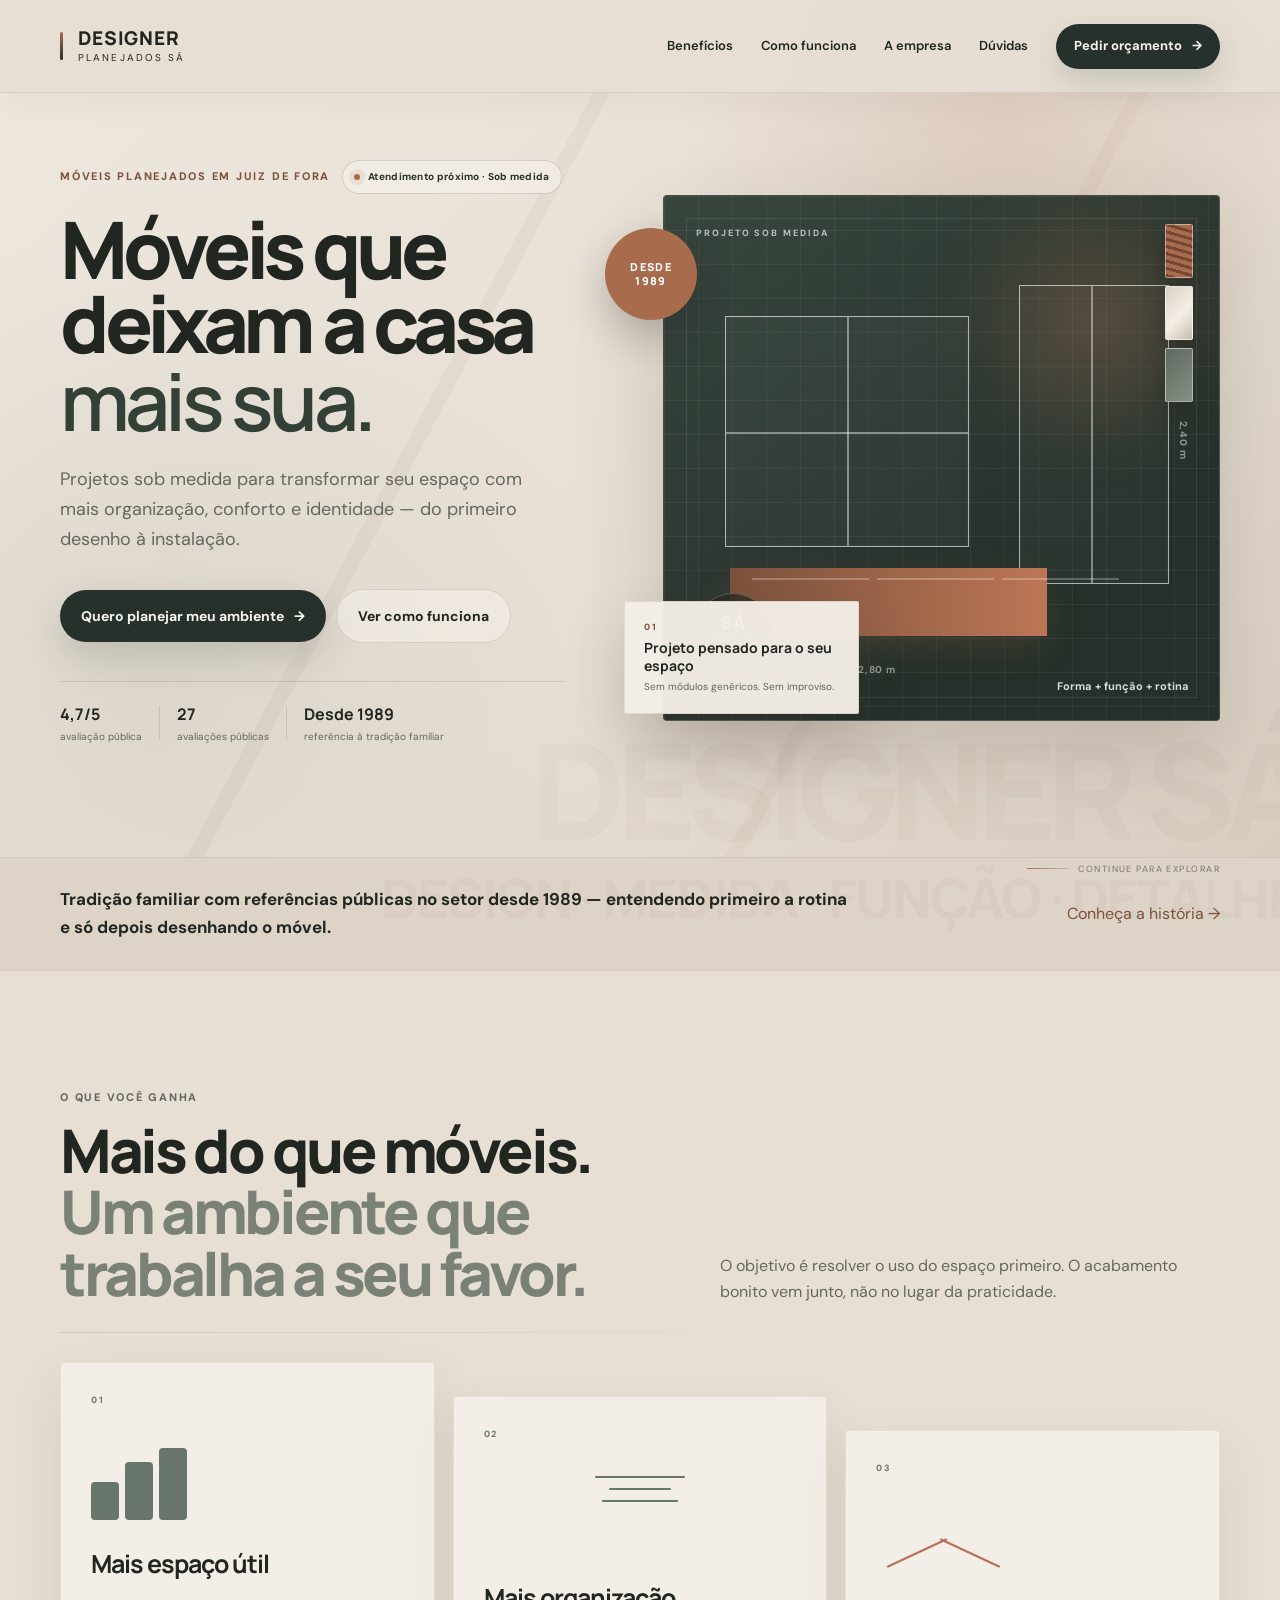
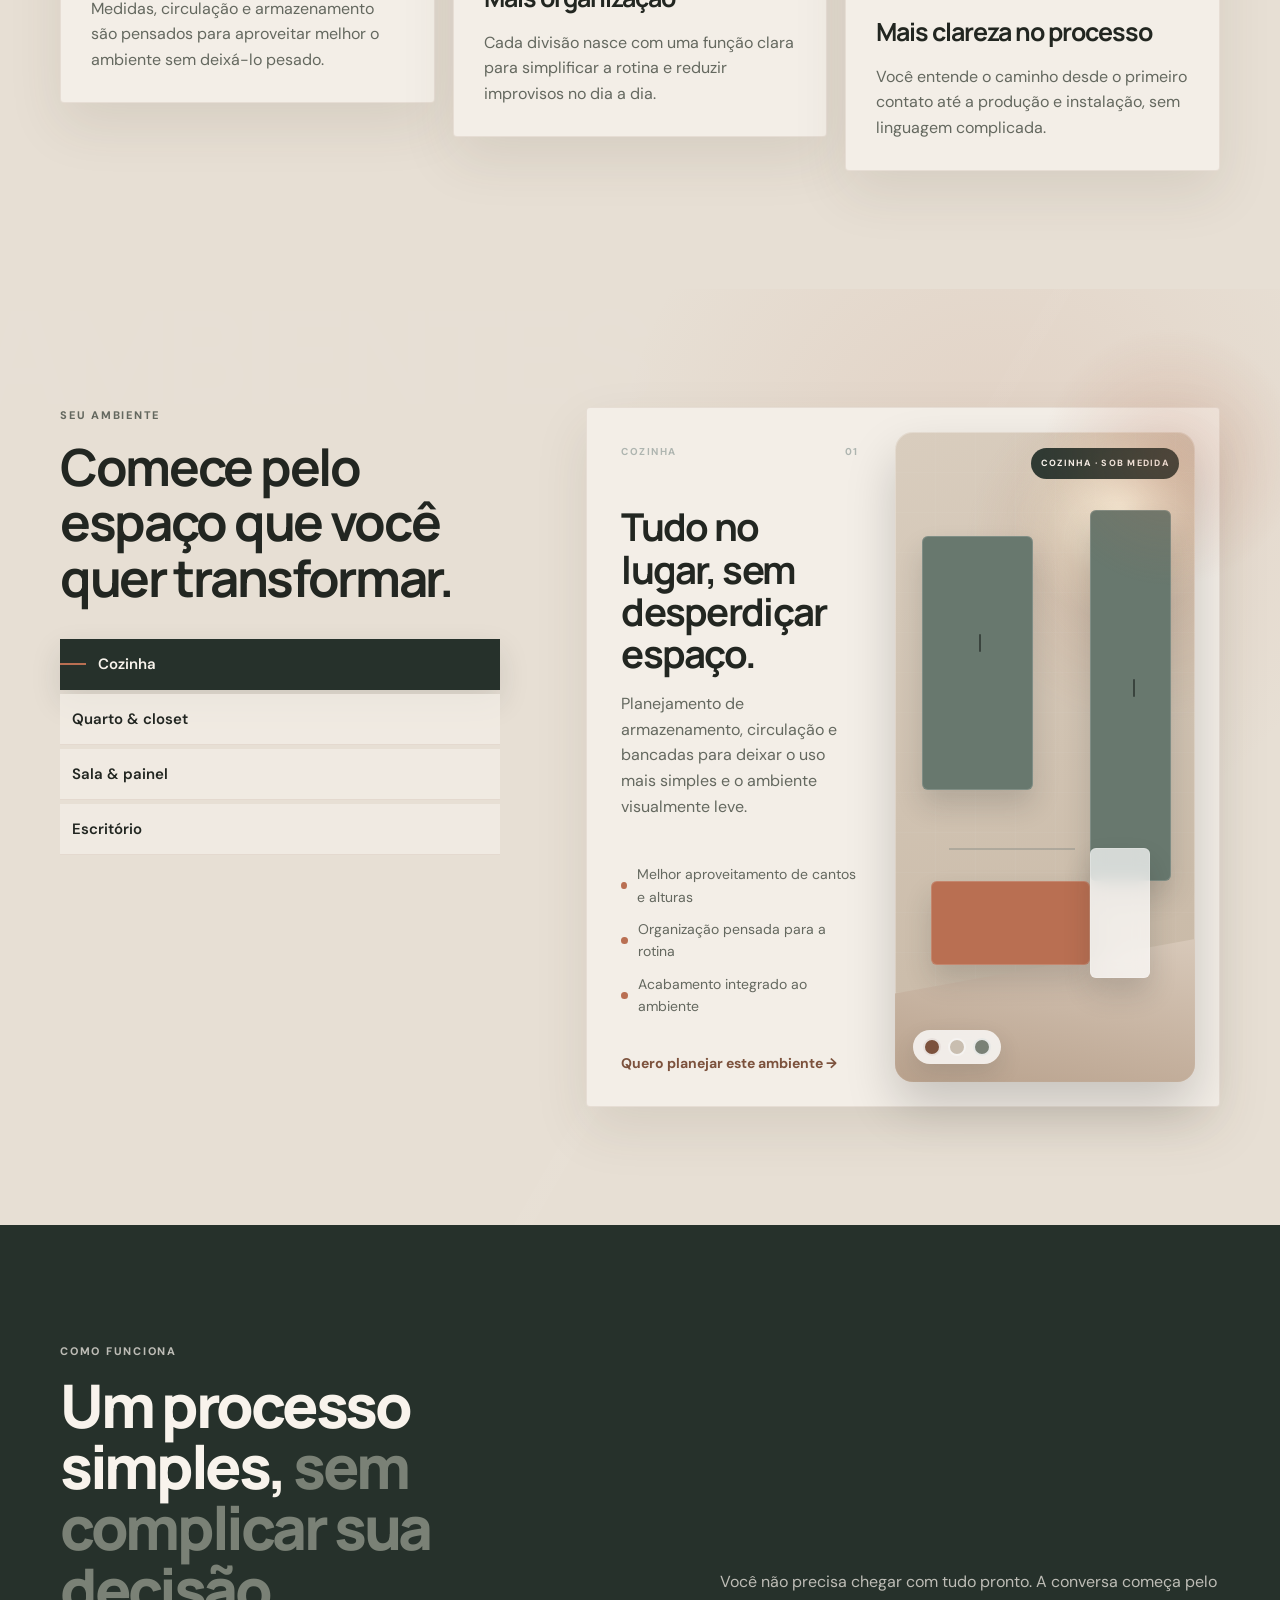
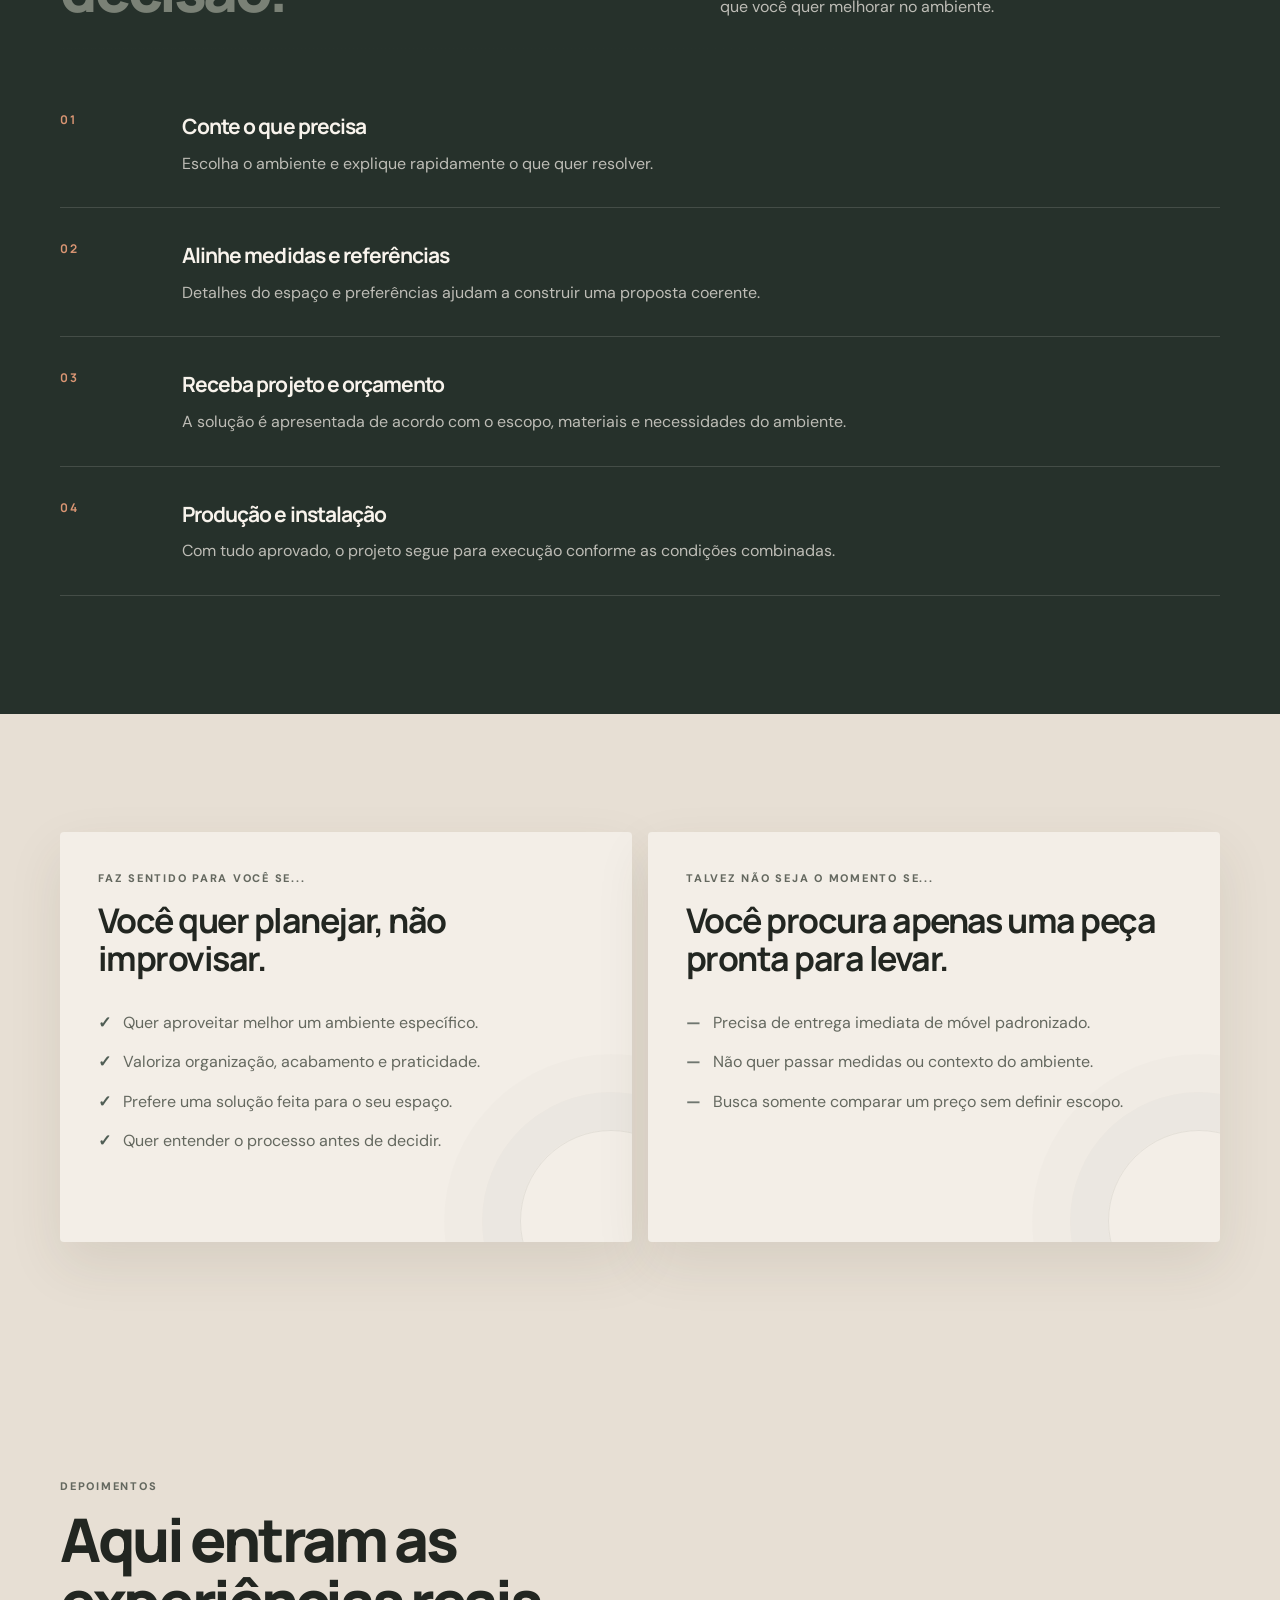
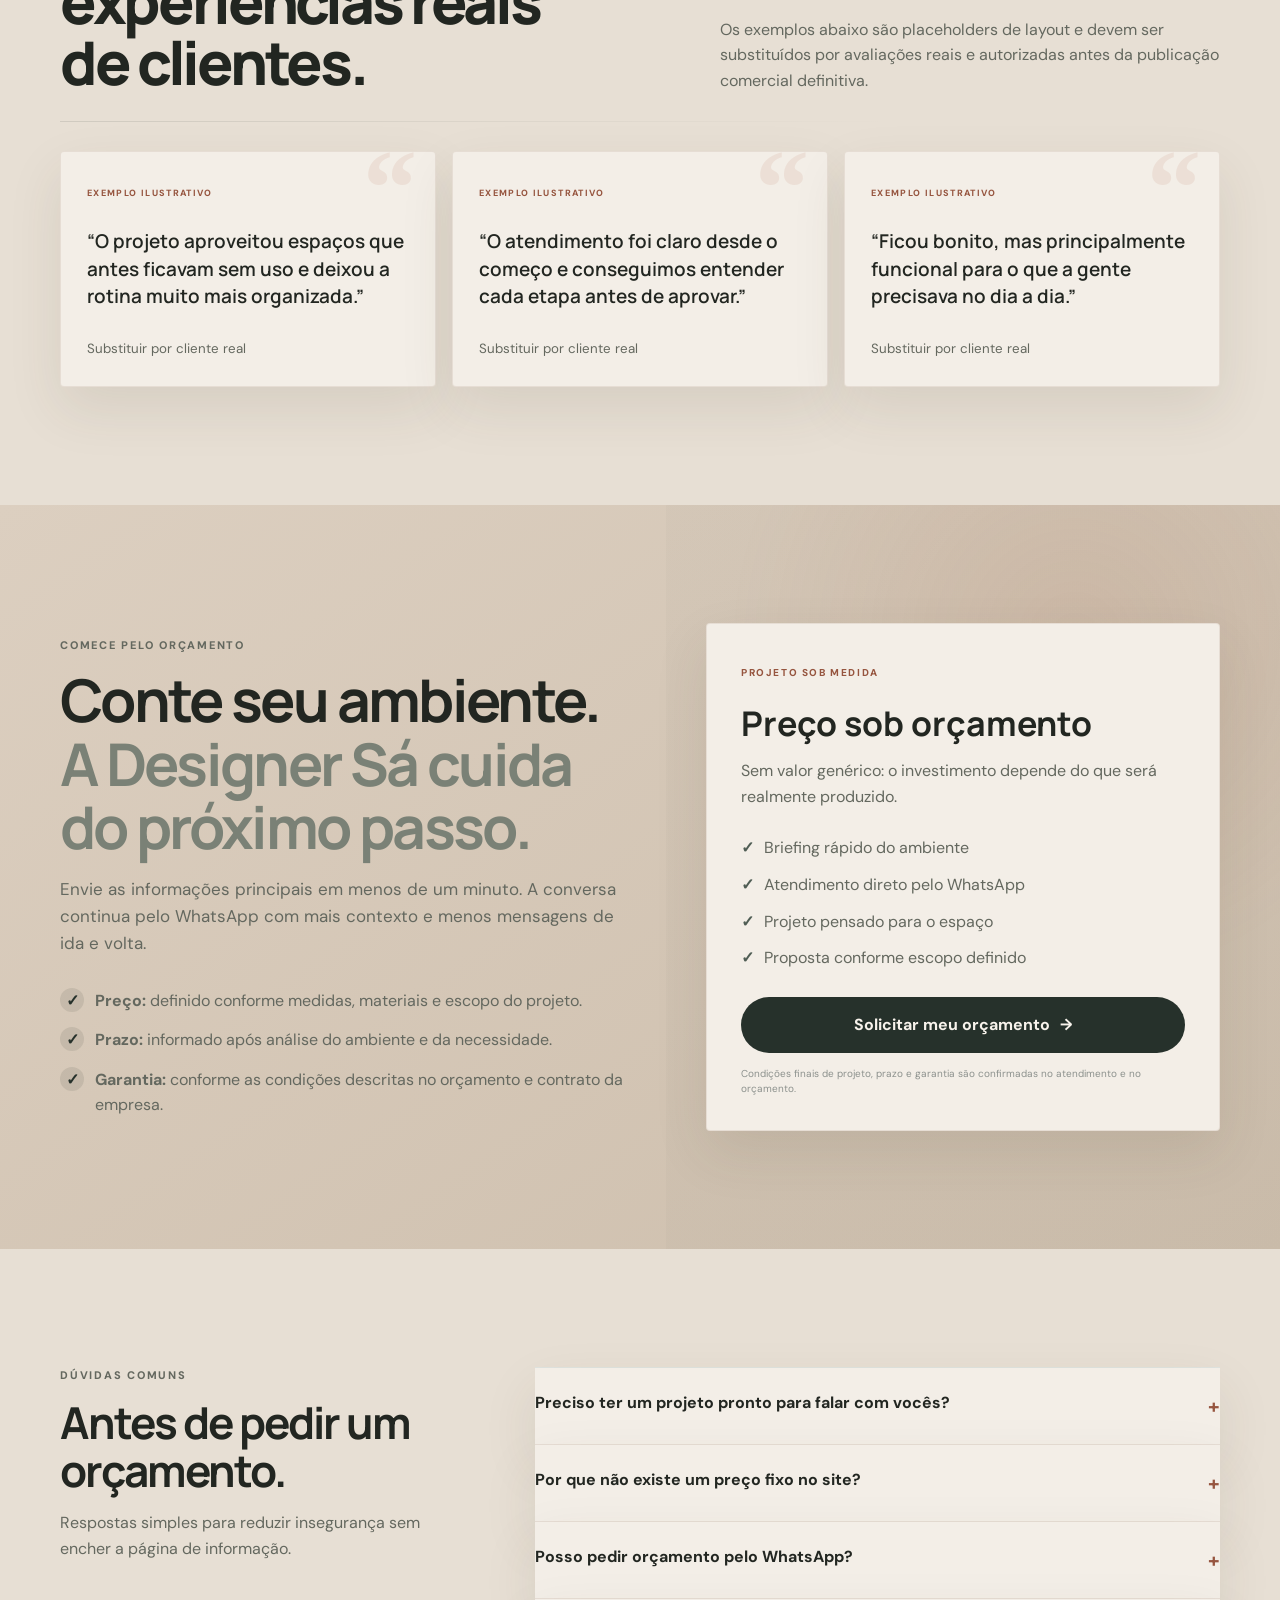
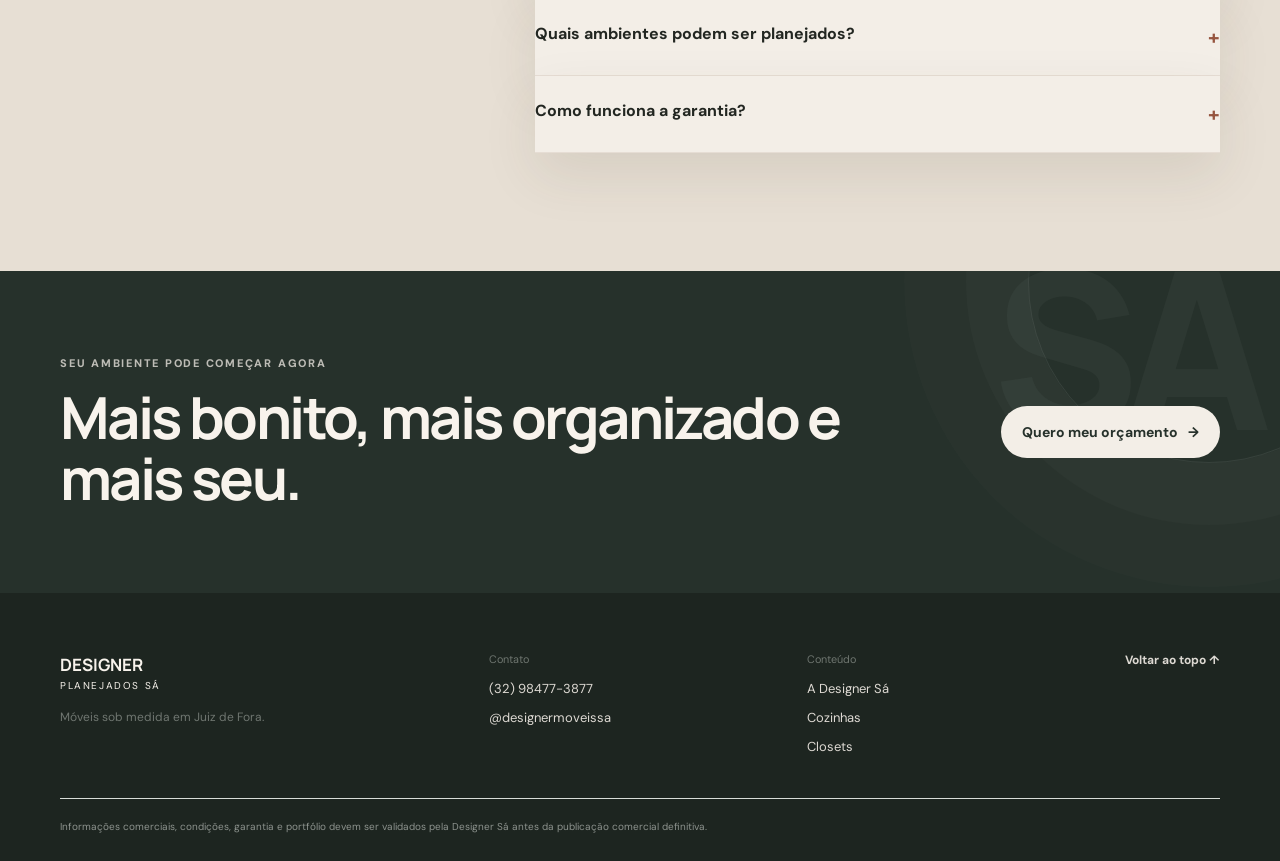
<file: index.html>
<!doctype html>
<html lang="pt-BR">
<head>
  <meta charset="utf-8" />
  <meta name="viewport" content="width=device-width, initial-scale=1" />
  <meta name="theme-color" content="#f6f7f5" />
  <title>Móveis planejados em Juiz de Fora | Designer Sá</title>
  <meta name="description" content="Móveis planejados sob medida em Juiz de Fora. Cozinhas, closets, salas, quartos e escritórios com atendimento próximo da Designer Planejados Sá." />
  <meta name="robots" content="index,follow,max-image-preview:large" />
  <meta name="geo.region" content="BR-MG" />
  <meta name="geo.placename" content="Juiz de Fora" />
  <meta name="ga4-id" content="" />
  <link rel="canonical" href="https://designer-sa-planejados.vercel.app/" />
  <link rel="alternate" hreflang="pt-BR" href="https://designer-sa-planejados.vercel.app/" />
  <meta property="og:locale" content="pt_BR" />
  <meta property="og:type" content="website" />
  <meta property="og:title" content="Móveis planejados em Juiz de Fora | Designer Sá" />
  <meta property="og:description" content="Projetos sob medida para transformar seu espaço com mais organização, conforto e identidade." />
  <meta property="og:url" content="https://designer-sa-planejados.vercel.app/" />
  <meta property="og:site_name" content="Designer Planejados Sá" />
  <meta name="twitter:card" content="summary" />
  <link rel="preconnect" href="https://fonts.googleapis.com" />
  <link rel="preconnect" href="https://fonts.gstatic.com" crossorigin />
  <link href="https://fonts.googleapis.com/css2?family=DM+Sans:wght@400;500;600;700&family=Manrope:wght@500;600;700;800&display=swap" rel="stylesheet" />
  <link rel="stylesheet" href="styles.css" />
  <link rel="stylesheet" href="premium.css" />
  <link rel="stylesheet" href="growth.css" />
  <script type="application/ld+json">
  {
    "@context":"https://schema.org",
    "@type":"LocalBusiness",
    "name":"Designer Planejados Sá",
    "url":"https://designer-sa-planejados.vercel.app/",
    "telephone":"+55 32 98477-3877",
    "description":"Móveis planejados e sob medida em Juiz de Fora, Minas Gerais.",
    "address":{"@type":"PostalAddress","streetAddress":"Rua Helena Bittencourt, 310","addressLocality":"Juiz de Fora","addressRegion":"MG","postalCode":"36081-272","addressCountry":"BR"},
    "areaServed":{"@type":"City","name":"Juiz de Fora"},
    "sameAs":["https://instagram.com/designermoveissa"]
  }
  </script>
</head>
<body class="premium-polish">
  <header class="site-header" id="siteHeader">
    <div class="container header-inner">
      <a class="brand" href="#inicio" aria-label="Designer Planejados Sá - início">
        <span class="brand-main">DESIGNER</span>
        <span class="brand-sub">PLANEJADOS SÁ</span>
      </a>
      <nav class="nav-desktop" aria-label="Navegação principal">
        <a href="#beneficios">Benefícios</a>
        <a href="#como-funciona">Como funciona</a>
        <a href="/sobre">A empresa</a>
        <a href="#faq">Dúvidas</a>
      </nav>
      <a class="header-cta" href="#oferta">Pedir orçamento <span>→</span></a>
      <button class="menu-toggle" id="menuToggle" aria-label="Abrir menu" aria-expanded="false"><span></span><span></span></button>
    </div>
    <div class="mobile-menu" id="mobileMenu">
      <a href="#beneficios">Benefícios</a>
      <a href="#como-funciona">Como funciona</a>
      <a href="/sobre">A empresa</a>
      <a href="#faq">Dúvidas</a>
      <a class="mobile-menu-cta" href="#oferta">Pedir orçamento <span>→</span></a>
    </div>
  </header>

  <main>
    <section class="hero" id="inicio">
      <div class="container hero-layout">
        <div class="hero-copy reveal">
          <div class="hero-kicker-row"><p class="eyebrow">Móveis planejados em Juiz de Fora</p><span class="hero-badge">Atendimento próximo · Sob medida</span></div>
          <h1>Móveis que deixam a casa <span>mais sua.</span></h1>
          <p class="hero-lead">Projetos sob medida para transformar seu espaço com mais organização, conforto e identidade — do primeiro desenho à instalação.</p>
          <div class="hero-actions"><a class="button button-primary" href="#oferta">Quero planejar meu ambiente <span>→</span></a><a class="button button-ghost" href="#como-funciona">Ver como funciona</a></div>
          <div class="proof-inline" aria-label="Provas de confiança"><div><strong>4,7/5</strong><span>avaliação pública</span></div><i></i><div><strong>27</strong><span>avaliações públicas</span></div><i></i><div><strong>Desde 1989</strong><span>referência à tradição familiar</span></div></div>
        </div>
        <div class="hero-art reveal delay-1" aria-label="Composição visual inspirada em móveis planejados">
          <div class="room-frame" id="premiumRoomFrame">
            <div class="ambient-glow" aria-hidden="true"></div><div class="frame-label">PROJETO SOB MEDIDA</div>
            <div class="material-board" aria-hidden="true"><span class="material material-wood"></span><span class="material material-stone"></span><span class="material material-green"></span></div>
            <div class="cabinet cabinet-a"><span></span><span></span></div><div class="cabinet cabinet-b"><span></span></div><div class="counter"></div><div class="shelf"><span></span><span></span><span></span></div>
            <div class="measure measure-x">2,80 m</div><div class="measure measure-y">2,40 m</div><div class="room-note">Forma + função + rotina</div><div class="design-seal" aria-hidden="true"><strong>SÁ</strong><span>DESIGN SOB MEDIDA</span></div>
          </div>
          <div class="hero-floating-card" aria-hidden="true"><span>01</span><strong>Projeto pensado para o seu espaço</strong><small>Sem módulos genéricos. Sem improviso.</small></div>
        </div>
      </div>
    </section>

    <div class="hero-scroll-note" aria-hidden="true"><span></span> Continue para explorar</div>

    <section class="company-strip" id="empresa">
      <div class="container company-strip-inner reveal"><p><strong>Tradição familiar com referências públicas no setor desde 1989 — entendendo primeiro a rotina e só depois desenhando o móvel.</strong></p><a href="/sobre">Conheça a história →</a></div>
    </section>

    <section class="section benefits" id="beneficios">
      <div class="container">
        <div class="section-intro reveal"><p class="eyebrow">O que você ganha</p><h2>Mais do que móveis. <span>Um ambiente que trabalha a seu favor.</span></h2><p>O objetivo é resolver o uso do espaço primeiro. O acabamento bonito vem junto, não no lugar da praticidade.</p></div>
        <div class="benefit-grid">
          <article class="benefit-card reveal"><span class="benefit-index">01</span><div class="benefit-icon" aria-hidden="true"><i></i><i></i><i></i></div><h3>Mais espaço útil</h3><p>Medidas, circulação e armazenamento são pensados para aproveitar melhor o ambiente sem deixá-lo pesado.</p></article>
          <article class="benefit-card reveal delay-1"><span class="benefit-index">02</span><div class="benefit-icon icon-lines" aria-hidden="true"><i></i><i></i><i></i></div><h3>Mais organização</h3><p>Cada divisão nasce com uma função clara para simplificar a rotina e reduzir improvisos no dia a dia.</p></article>
          <article class="benefit-card reveal delay-2"><span class="benefit-index">03</span><div class="benefit-icon icon-path" aria-hidden="true"><i></i><i></i></div><h3>Mais clareza no processo</h3><p>Você entende o caminho desde o primeiro contato até a produção e instalação, sem linguagem complicada.</p></article>
        </div>
      </div>
    </section>

    <section class="section room-selector" aria-labelledby="roomTitle">
      <div class="container room-layout reveal">
        <div class="room-copy">
          <p class="eyebrow">Seu ambiente</p><h2 id="roomTitle">Comece pelo espaço que você quer transformar.</h2>
          <div class="room-tabs" role="tablist" aria-label="Tipos de ambiente">
            <button class="room-tab active" data-room="cozinha" role="tab" aria-selected="true">Cozinha</button>
            <button class="room-tab" data-room="closet" role="tab" aria-selected="false">Quarto & closet</button>
            <button class="room-tab" data-room="sala" role="tab" aria-selected="false">Sala & painel</button>
            <button class="room-tab" data-room="escritorio" role="tab" aria-selected="false">Escritório</button>
          </div>
        </div>
        <div class="room-preview" id="roomPreview" aria-live="polite">
          <div class="room-preview-copy">
            <div class="preview-topline"><span id="roomLabel">COZINHA</span><span id="roomNumber">01</span></div>
            <h3 id="roomHeadline">Tudo no lugar, sem desperdiçar espaço.</h3>
            <p id="roomDescription">Planejamento de armazenamento, circulação e bancadas para deixar o uso mais simples e o ambiente visualmente leve.</p>
            <ul id="roomBenefits"><li>Melhor aproveitamento de cantos e alturas</li><li>Organização pensada para a rotina</li><li>Acabamento integrado ao ambiente</li></ul>
            <a class="text-cta" href="#oferta">Quero planejar este ambiente <span>→</span></a>
          </div>
          <div class="room-scene" id="roomScene" data-room="cozinha" aria-hidden="true">
            <div class="scene-light"></div><span class="scene-piece scene-a"></span><span class="scene-piece scene-b"></span><span class="scene-piece scene-c"></span><span class="scene-piece scene-d"></span><span class="scene-piece scene-e"></span><i class="scene-handle handle-a"></i><i class="scene-handle handle-b"></i>
            <div class="scene-materials"><i></i><i></i><i></i></div><span class="scene-caption" id="sceneCaption">COZINHA · SOB MEDIDA</span>
          </div>
        </div>
      </div>
    </section>

    <section class="section process" id="como-funciona">
      <div class="container">
        <div class="section-intro process-intro reveal"><p class="eyebrow">Como funciona</p><h2>Um processo simples, <span>sem complicar sua decisão.</span></h2><p>Você não precisa chegar com tudo pronto. A conversa começa pelo que você quer melhorar no ambiente.</p></div>
        <div class="steps"><article class="step reveal"><strong>01</strong><div><h3>Conte o que precisa</h3><p>Escolha o ambiente e explique rapidamente o que quer resolver.</p></div></article><article class="step reveal"><strong>02</strong><div><h3>Alinhe medidas e referências</h3><p>Detalhes do espaço e preferências ajudam a construir uma proposta coerente.</p></div></article><article class="step reveal"><strong>03</strong><div><h3>Receba projeto e orçamento</h3><p>A solução é apresentada de acordo com o escopo, materiais e necessidades do ambiente.</p></div></article><article class="step reveal"><strong>04</strong><div><h3>Produção e instalação</h3><p>Com tudo aprovado, o projeto segue para execução conforme as condições combinadas.</p></div></article></div>
      </div>
    </section>

    <section class="section fit-section"><div class="container fit-grid"><div class="fit-card fit-positive reveal"><p class="eyebrow">Faz sentido para você se...</p><h2>Você quer planejar, não improvisar.</h2><ul><li>Quer aproveitar melhor um ambiente específico.</li><li>Valoriza organização, acabamento e praticidade.</li><li>Prefere uma solução feita para o seu espaço.</li><li>Quer entender o processo antes de decidir.</li></ul></div><div class="fit-card fit-neutral reveal delay-1"><p class="eyebrow">Talvez não seja o momento se...</p><h2>Você procura apenas uma peça pronta para levar.</h2><ul><li>Precisa de entrega imediata de móvel padronizado.</li><li>Não quer passar medidas ou contexto do ambiente.</li><li>Busca somente comparar um preço sem definir escopo.</li></ul></div></div></section>

    <section class="section testimonials" aria-labelledby="testimonialsTitle"><div class="container"><div class="section-intro reveal"><p class="eyebrow">Depoimentos</p><h2 id="testimonialsTitle">Aqui entram as experiências reais de clientes.</h2><p>Os exemplos abaixo são placeholders de layout e devem ser substituídos por avaliações reais e autorizadas antes da publicação comercial definitiva.</p></div><div class="testimonial-grid"><article class="testimonial reveal"><span>EXEMPLO ILUSTRATIVO</span><blockquote>“O projeto aproveitou espaços que antes ficavam sem uso e deixou a rotina muito mais organizada.”</blockquote><small>Substituir por cliente real</small></article><article class="testimonial reveal delay-1"><span>EXEMPLO ILUSTRATIVO</span><blockquote>“O atendimento foi claro desde o começo e conseguimos entender cada etapa antes de aprovar.”</blockquote><small>Substituir por cliente real</small></article><article class="testimonial reveal delay-2"><span>EXEMPLO ILUSTRATIVO</span><blockquote>“Ficou bonito, mas principalmente funcional para o que a gente precisava no dia a dia.”</blockquote><small>Substituir por cliente real</small></article></div></div></section>

    <section class="section offer" id="oferta"><div class="container offer-layout"><div class="offer-copy reveal"><p class="eyebrow">Comece pelo orçamento</p><h2>Conte seu ambiente. <span>A Designer Sá cuida do próximo passo.</span></h2><p>Envie as informações principais em menos de um minuto. A conversa continua pelo WhatsApp com mais contexto e menos mensagens de ida e volta.</p><div class="offer-points"><div><span>✓</span><p><strong>Preço:</strong> definido conforme medidas, materiais e escopo do projeto.</p></div><div><span>✓</span><p><strong>Prazo:</strong> informado após análise do ambiente e da necessidade.</p></div><div><span>✓</span><p><strong>Garantia:</strong> conforme as condições descritas no orçamento e contrato da empresa.</p></div></div></div><aside class="offer-card reveal delay-1"><div class="offer-card-top"><span>PROJETO SOB MEDIDA</span><strong>Preço sob orçamento</strong><p>Sem valor genérico: o investimento depende do que será realmente produzido.</p></div><ul><li>Briefing rápido do ambiente</li><li>Atendimento direto pelo WhatsApp</li><li>Projeto pensado para o espaço</li><li>Proposta conforme escopo definido</li></ul><button class="offer-button" data-open-quote>Solicitar meu orçamento <span>→</span></button><small>Condições finais de projeto, prazo e garantia são confirmadas no atendimento e no orçamento.</small></aside></div></section>

    <section class="section faq" id="faq"><div class="container faq-layout"><div class="faq-heading reveal"><p class="eyebrow">Dúvidas comuns</p><h2>Antes de pedir um orçamento.</h2><p>Respostas simples para reduzir insegurança sem encher a página de informação.</p></div><div class="faq-list reveal delay-1"><details><summary>Preciso ter um projeto pronto para falar com vocês?<span>+</span></summary><p>Não. Você pode começar contando qual ambiente quer transformar e o que precisa melhorar. Medidas e referências podem entrar na conversa depois.</p></details><details><summary>Por que não existe um preço fixo no site?<span>+</span></summary><p>Porque móveis planejados variam conforme medidas, materiais, quantidade de módulos, ferragens e complexidade. Um preço genérico poderia criar uma expectativa errada.</p></details><details><summary>Posso pedir orçamento pelo WhatsApp?<span>+</span></summary><p>Sim. O formulário desta página organiza as informações e já abre o WhatsApp com o resumo do seu pedido para facilitar o primeiro atendimento.</p></details><details><summary>Quais ambientes podem ser planejados?<span>+</span></summary><p>A página destaca cozinhas, quartos, closets, salas, painéis e escritórios. Outros ambientes podem ser avaliados diretamente com a equipe.</p></details><details><summary>Como funciona a garantia?<span>+</span></summary><p>As condições de garantia devem constar no orçamento ou contrato da empresa. Esta página não define prazo ou cobertura sem confirmação oficial.</p></details></div></div></section>

    <section class="final-cta"><div class="container final-cta-inner reveal"><div><p class="eyebrow light">Seu ambiente pode começar agora</p><h2>Mais bonito, mais organizado e mais seu.</h2></div><a class="button button-light" href="#oferta">Quero meu orçamento <span>→</span></a></div></section>
  </main>

  <footer class="site-footer"><div class="container footer-grid"><div class="footer-brand"><strong>DESIGNER</strong><span>PLANEJADOS SÁ</span><p>Móveis sob medida em Juiz de Fora.</p></div><div><small>Contato</small><a href="https://wa.me/5532984773877" data-analytics-placement="footer" target="_blank" rel="noreferrer">(32) 98477-3877</a><a href="https://instagram.com/designermoveissa" data-analytics-placement="footer" target="_blank" rel="noreferrer">@designermoveissa</a></div><div><small>Conteúdo</small><a href="/sobre">A Designer Sá</a><a href="/cozinha-planejada-juiz-de-fora">Cozinhas</a><a href="/closet-planejado-juiz-de-fora">Closets</a></div><a class="back-top" href="#inicio">Voltar ao topo ↑</a></div><div class="container footer-note">Informações comerciais, condições, garantia e portfólio devem ser validados pela Designer Sá antes da publicação comercial definitiva.</div></footer>

  <div class="quote-overlay" id="quoteOverlay" hidden>
    <button class="quote-backdrop" data-close-quote aria-label="Fechar formulário"></button>
    <aside class="quote-panel" role="dialog" aria-modal="true" aria-labelledby="quoteTitle">
      <div class="quote-topbar"><div><span>ORÇAMENTO</span><strong id="stepCounter">1 de 4</strong></div><button class="quote-close" data-close-quote aria-label="Fechar">×</button></div><div class="quote-progress"><span id="progressBar"></span></div>
      <div class="quote-content">
        <section class="quote-step active" data-step="1"><p class="eyebrow">Passo 1</p><h3 id="quoteTitle">Qual ambiente você quer planejar?</h3><p>Escolha uma opção para deixar o atendimento mais objetivo.</p><div class="option-grid" id="ambientOptions"></div></section>
        <section class="quote-step" data-step="2"><p class="eyebrow">Passo 2</p><h3>Em que etapa você está?</h3><p>Não precisa ter tudo definido agora.</p><div class="option-list" id="stageOptions"></div></section>
        <section class="quote-step" data-step="3"><p class="eyebrow">Passo 3</p><h3>Quando pretende começar?</h3><p>Uma estimativa já ajuda no atendimento.</p><div class="option-list" id="deadlineOptions"></div></section>
        <section class="quote-step" data-step="4"><p class="eyebrow">Passo 4</p><h3>Como podemos falar com você?</h3><p>Ao continuar, o resumo será levado para o WhatsApp.</p><div class="form-fields"><label>Nome<input id="nameInput" autocomplete="name" placeholder="Seu nome" /></label><label>WhatsApp<input id="phoneInput" inputmode="tel" autocomplete="tel" placeholder="(32) 99999-9999" /></label><label>Cidade<input id="cityInput" autocomplete="address-level2" value="Juiz de Fora" /></label></div></section>
      </div>
      <div class="quote-actions"><button class="quote-back" id="backButton">← Voltar</button><button class="quote-next" id="continueButton" disabled>Continuar <span>→</span></button></div>
    </aside>
  </div>

  <script src="analytics.js"></script>
  <script src="app.js"></script>
  <script src="premium.js"></script>
</body>
</html>
</file>
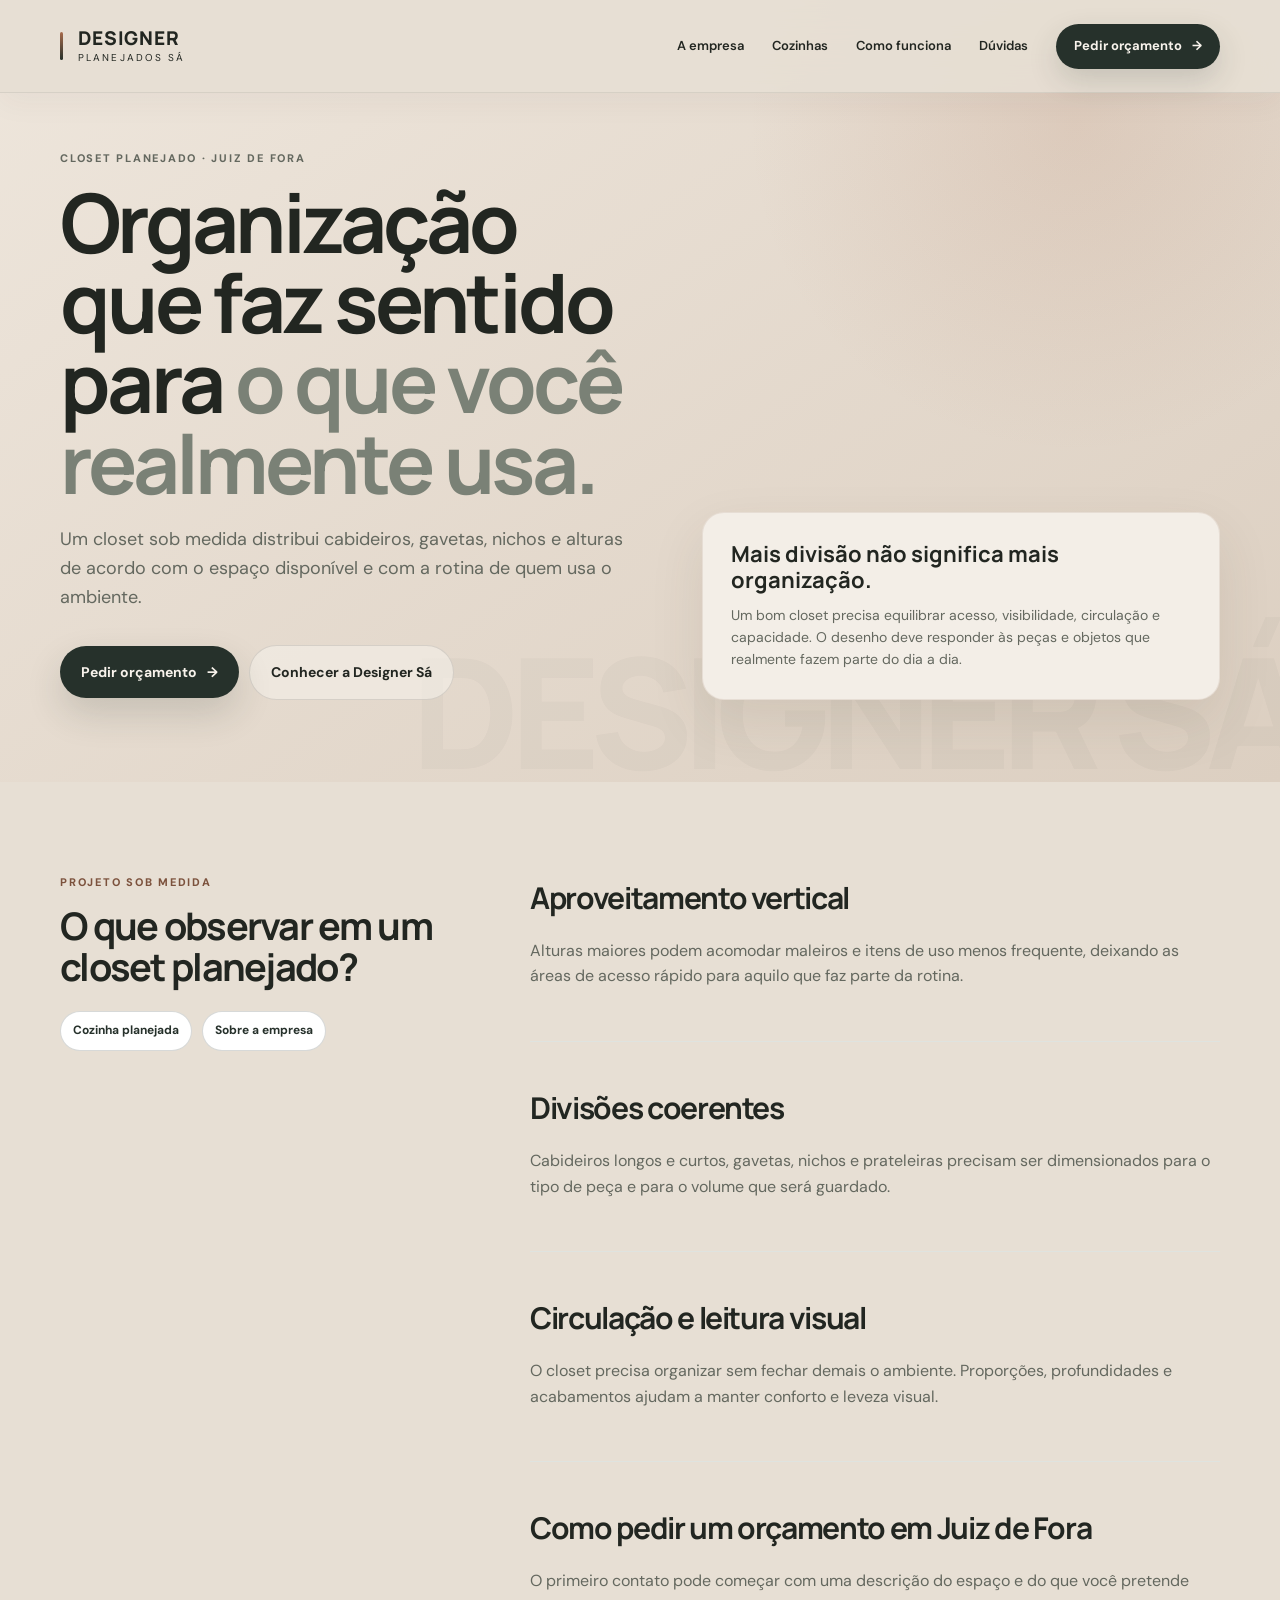
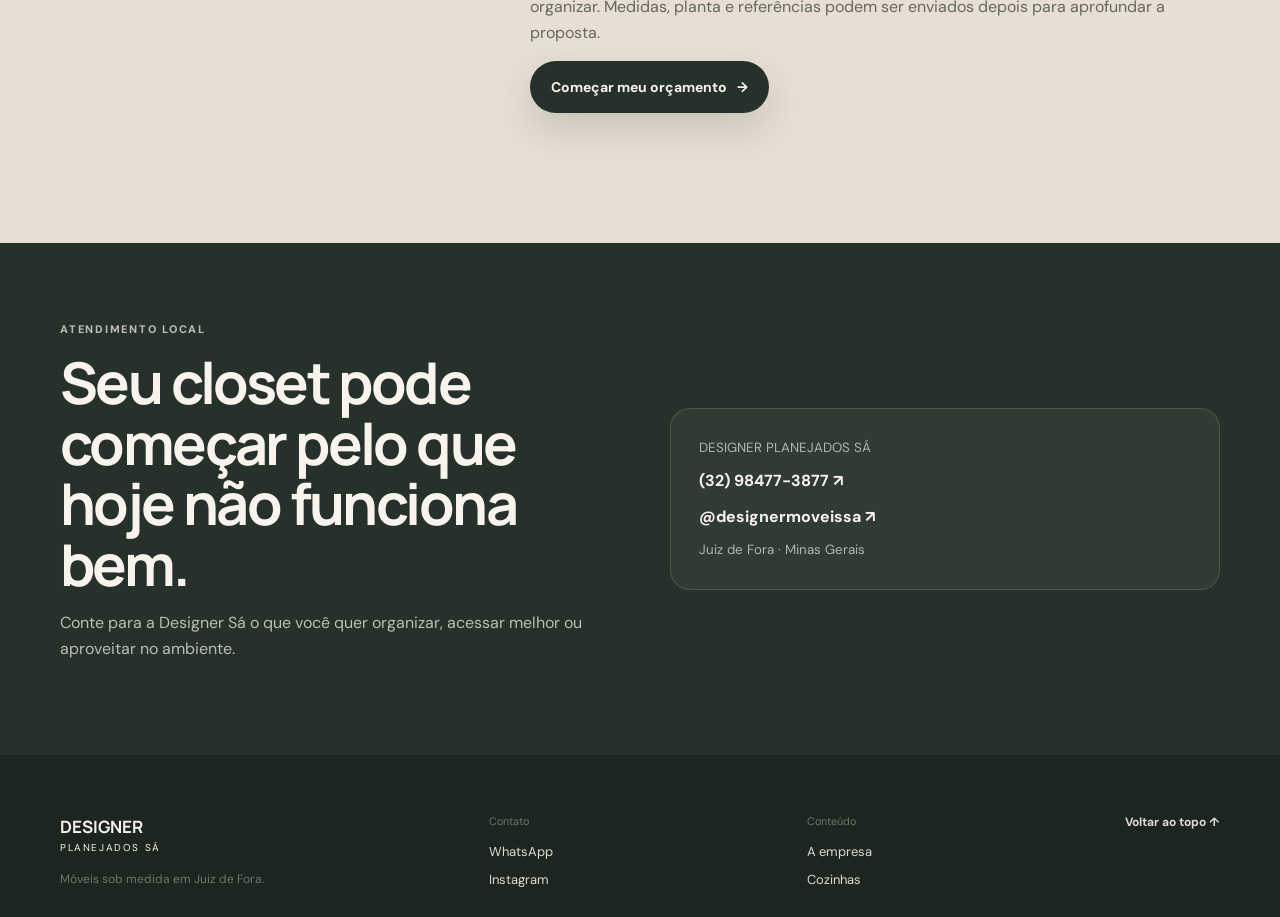
<file: closet-planejado-juiz-de-fora.html>
<!doctype html>
<html lang="pt-BR">
<head>
  <meta charset="utf-8" />
  <meta name="viewport" content="width=device-width, initial-scale=1" />
  <meta name="theme-color" content="#f6f7f5" />
  <title>Closet planejado em Juiz de Fora | Designer Sá</title>
  <meta name="description" content="Closet planejado em Juiz de Fora com divisões sob medida, melhor aproveitamento vertical e organização pensada para a rotina. Conheça a Designer Sá." />
  <meta name="robots" content="index,follow,max-image-preview:large" />
  <meta name="geo.region" content="BR-MG" />
  <meta name="geo.placename" content="Juiz de Fora" />
  <meta name="ga4-id" content="" />
  <link rel="canonical" href="https://designer-sa-planejados.vercel.app/closet-planejado-juiz-de-fora" />
  <link rel="alternate" hreflang="pt-BR" href="https://designer-sa-planejados.vercel.app/closet-planejado-juiz-de-fora" />
  <meta property="og:locale" content="pt_BR" />
  <meta property="og:type" content="website" />
  <meta property="og:title" content="Closet planejado em Juiz de Fora | Designer Sá" />
  <meta property="og:description" content="Closet sob medida pensado para organização, acesso e aproveitamento do espaço." />
  <meta property="og:url" content="https://designer-sa-planejados.vercel.app/closet-planejado-juiz-de-fora" />
  <meta property="og:site_name" content="Designer Planejados Sá" />
  <meta name="twitter:card" content="summary" />
  <link rel="preconnect" href="https://fonts.googleapis.com" />
  <link rel="preconnect" href="https://fonts.gstatic.com" crossorigin />
  <link href="https://fonts.googleapis.com/css2?family=DM+Sans:wght@400;500;600;700&family=Manrope:wght@500;600;700;800&display=swap" rel="stylesheet" />
  <link rel="stylesheet" href="styles.css" /><link rel="stylesheet" href="premium.css" /><link rel="stylesheet" href="growth.css" />
  <script type="application/ld+json">{"@context":"https://schema.org","@type":"Service","name":"Closet planejado em Juiz de Fora","serviceType":"Projeto e fabricação de closet sob medida","areaServed":{"@type":"City","name":"Juiz de Fora"},"provider":{"@type":"LocalBusiness","name":"Designer Planejados Sá","telephone":"+55 32 98477-3877","url":"https://designer-sa-planejados.vercel.app/"}}</script>
</head>
<body class="premium-polish internal-page">
<header class="site-header" id="siteHeader"><div class="container header-inner"><a class="brand" href="/" aria-label="Designer Planejados Sá - início"><span class="brand-main">DESIGNER</span><span class="brand-sub">PLANEJADOS SÁ</span></a><nav class="nav-desktop"><a href="/sobre">A empresa</a><a href="/cozinha-planejada-juiz-de-fora">Cozinhas</a><a href="/#como-funciona">Como funciona</a><a href="/#faq">Dúvidas</a></nav><a class="header-cta" href="/#oferta">Pedir orçamento <span>→</span></a><button class="menu-toggle" id="menuToggle" aria-label="Abrir menu" aria-expanded="false"><span></span><span></span></button></div><div class="mobile-menu" id="mobileMenu"><a href="/sobre">A empresa</a><a href="/cozinha-planejada-juiz-de-fora">Cozinhas</a><a href="/#como-funciona">Como funciona</a><a href="/#faq">Dúvidas</a><a class="mobile-menu-cta" href="/#oferta">Pedir orçamento <span>→</span></a></div></header>
<main>
<section class="page-hero"><div class="container page-hero-grid"><div class="reveal"><p class="eyebrow">Closet planejado · Juiz de Fora</p><h1>Organização que faz sentido para <span>o que você realmente usa.</span></h1><p>Um closet sob medida distribui cabideiros, gavetas, nichos e alturas de acordo com o espaço disponível e com a rotina de quem usa o ambiente.</p><div class="hero-actions"><a class="button button-primary" href="/#oferta">Pedir orçamento <span>→</span></a><a class="button button-ghost" href="/sobre">Conhecer a Designer Sá</a></div></div><aside class="page-hero-note reveal delay-1"><strong>Mais divisão não significa mais organização.</strong><p>Um bom closet precisa equilibrar acesso, visibilidade, circulação e capacidade. O desenho deve responder às peças e objetos que realmente fazem parte do dia a dia.</p></aside></div></section>
<section class="seo-content"><div class="container seo-grid"><aside class="seo-sidebar reveal"><p class="eyebrow">Projeto sob medida</p><h2>O que observar em um closet planejado?</h2><div class="local-links"><a href="/cozinha-planejada-juiz-de-fora">Cozinha planejada</a><a href="/sobre">Sobre a empresa</a></div></aside><div class="seo-main"><article class="reveal"><h2>Aproveitamento vertical</h2><p>Alturas maiores podem acomodar maleiros e itens de uso menos frequente, deixando as áreas de acesso rápido para aquilo que faz parte da rotina.</p></article><article class="reveal"><h2>Divisões coerentes</h2><p>Cabideiros longos e curtos, gavetas, nichos e prateleiras precisam ser dimensionados para o tipo de peça e para o volume que será guardado.</p></article><article class="reveal"><h2>Circulação e leitura visual</h2><p>O closet precisa organizar sem fechar demais o ambiente. Proporções, profundidades e acabamentos ajudam a manter conforto e leveza visual.</p></article><article class="reveal"><h2>Como pedir um orçamento em Juiz de Fora</h2><p>O primeiro contato pode começar com uma descrição do espaço e do que você pretende organizar. Medidas, planta e referências podem ser enviados depois para aprofundar a proposta.</p><a class="button button-primary" href="/#oferta">Começar meu orçamento <span>→</span></a></article></div></div></section>
<section class="local-contact"><div class="container local-contact-grid"><div class="reveal"><p class="eyebrow light">Atendimento local</p><h2>Seu closet pode começar pelo que hoje não funciona bem.</h2><p>Conte para a Designer Sá o que você quer organizar, acessar melhor ou aproveitar no ambiente.</p></div><aside class="local-contact-card reveal delay-1"><small>DESIGNER PLANEJADOS SÁ</small><a href="https://wa.me/5532984773877" data-analytics-placement="closet-contact" target="_blank" rel="noreferrer">(32) 98477-3877 ↗</a><a href="https://instagram.com/designermoveissa" data-analytics-placement="closet-contact" target="_blank" rel="noreferrer">@designermoveissa ↗</a><small>Juiz de Fora · Minas Gerais</small></aside></div></section>
</main>
<footer class="site-footer"><div class="container footer-grid"><div class="footer-brand"><strong>DESIGNER</strong><span>PLANEJADOS SÁ</span><p>Móveis sob medida em Juiz de Fora.</p></div><div><small>Contato</small><a href="https://wa.me/5532984773877" data-analytics-placement="footer" target="_blank" rel="noreferrer">WhatsApp</a><a href="https://instagram.com/designermoveissa" data-analytics-placement="footer" target="_blank" rel="noreferrer">Instagram</a></div><div><small>Conteúdo</small><a href="/sobre">A empresa</a><a href="/cozinha-planejada-juiz-de-fora">Cozinhas</a></div><a class="back-top" href="#">Voltar ao topo ↑</a></div></footer>
<script src="analytics.js"></script><script src="app.js"></script><script src="premium.js"></script>
</body></html>
</file>
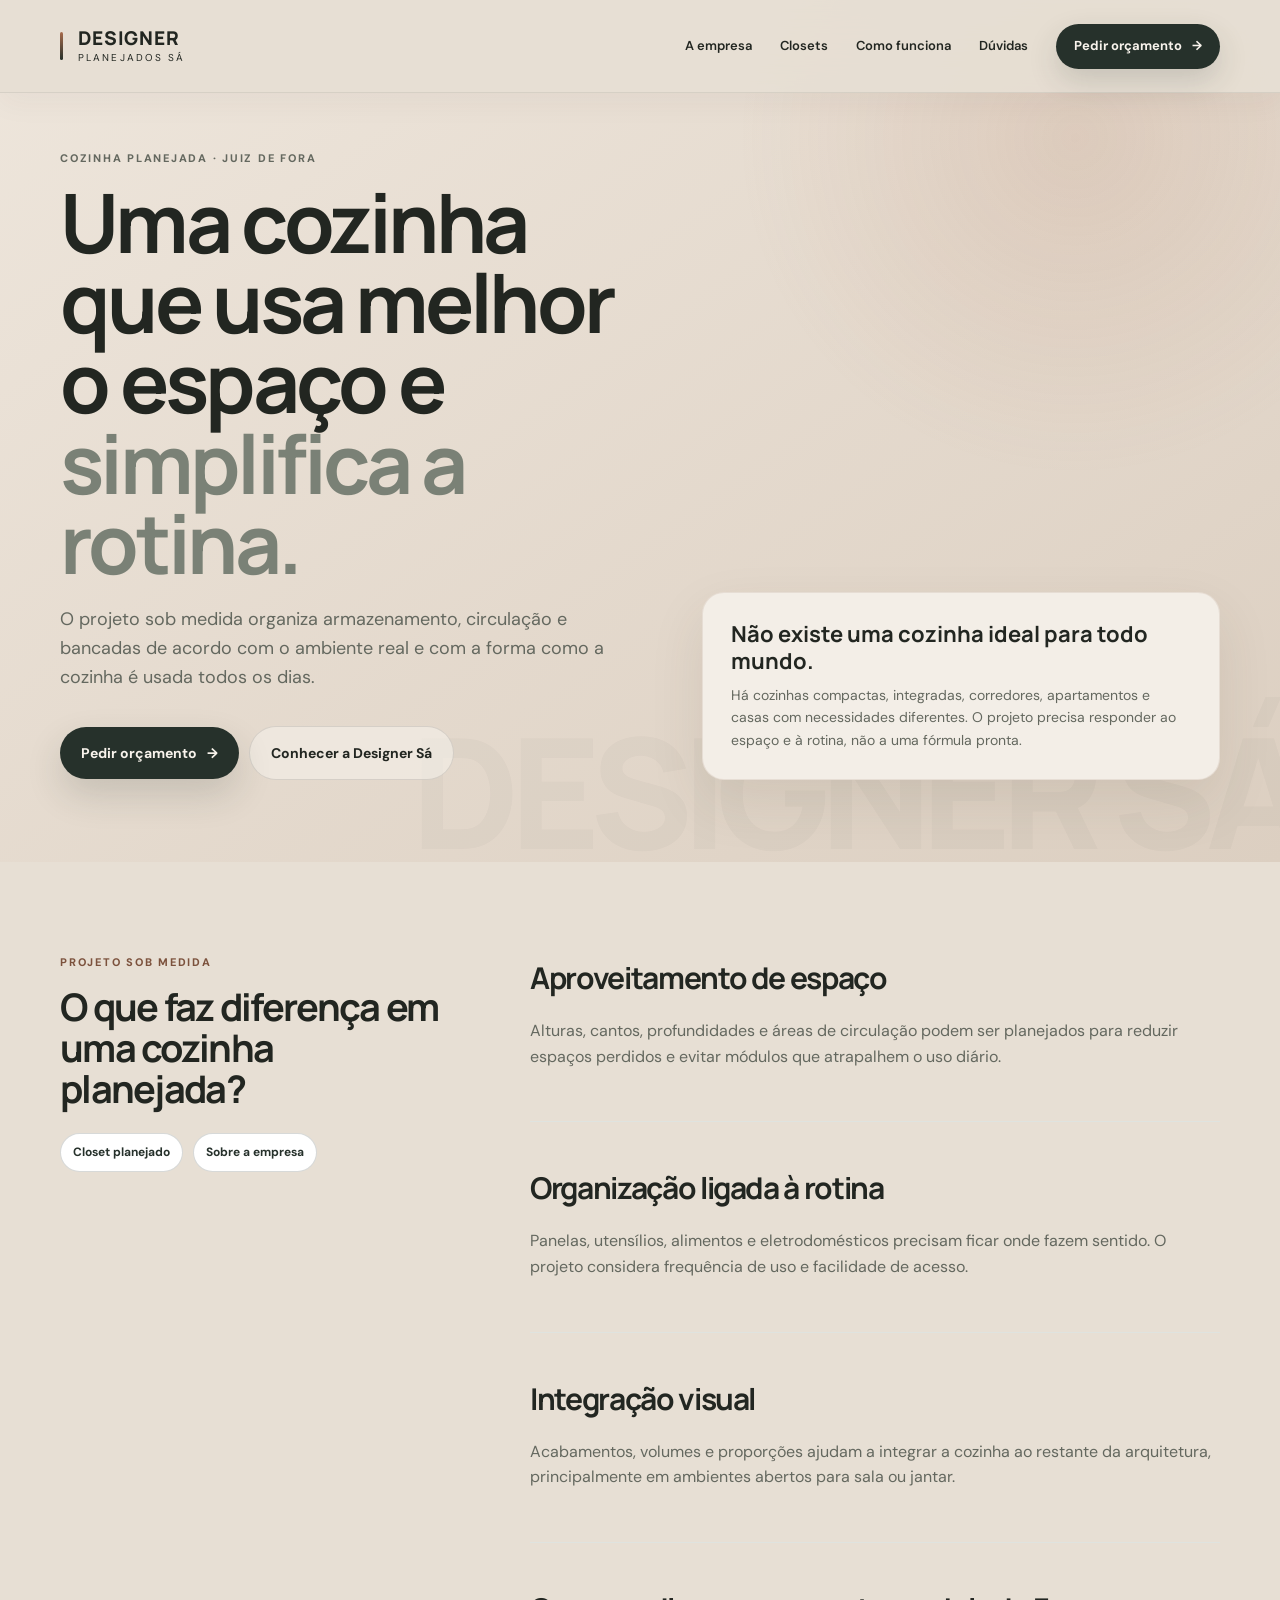
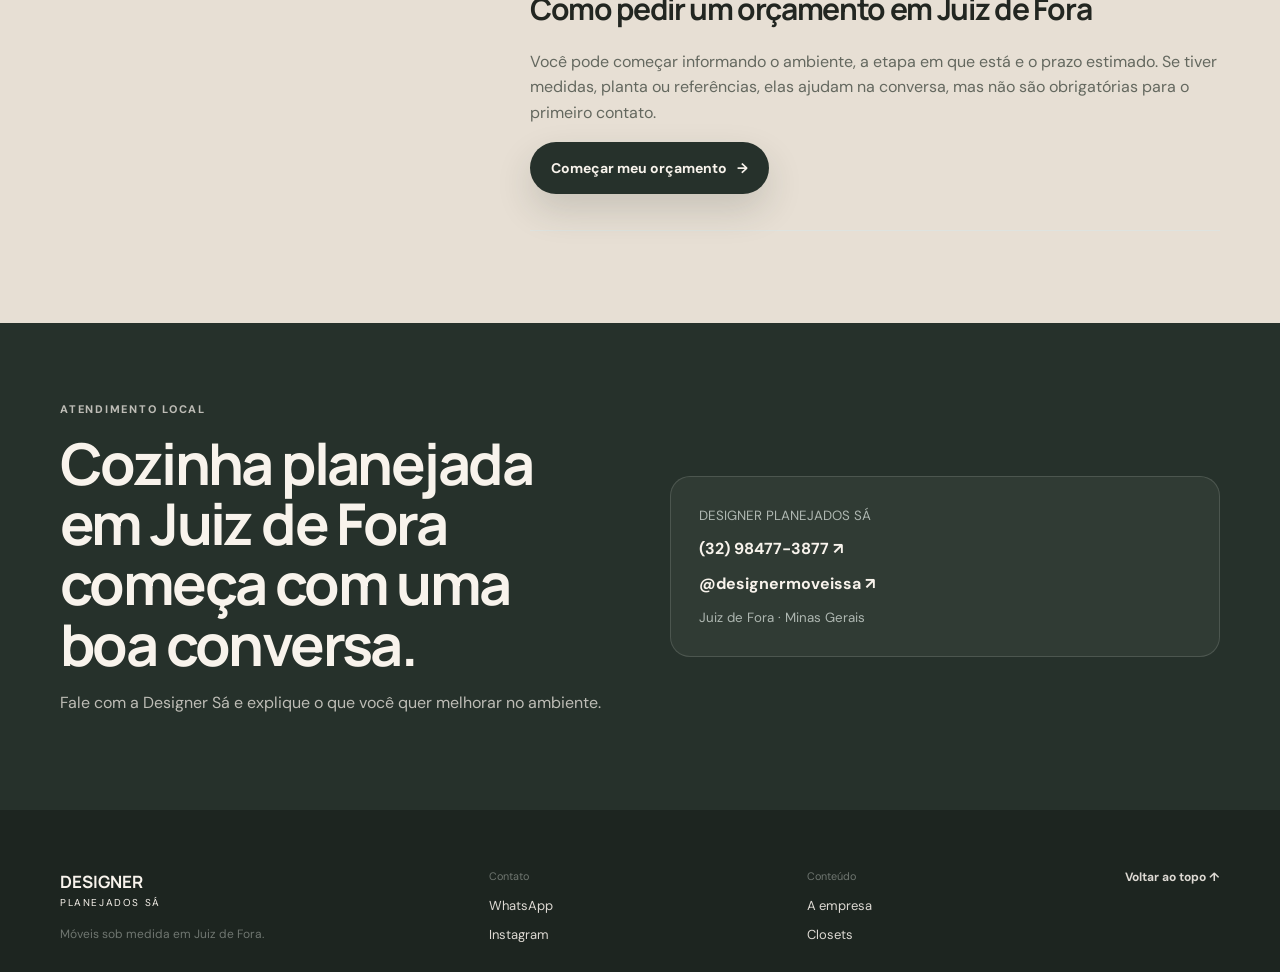
<file: cozinha-planejada-juiz-de-fora.html>
<!doctype html>
<html lang="pt-BR">
<head>
  <meta charset="utf-8" />
  <meta name="viewport" content="width=device-width, initial-scale=1" />
  <meta name="theme-color" content="#f6f7f5" />
  <title>Cozinha planejada em Juiz de Fora | Designer Sá</title>
  <meta name="description" content="Cozinha planejada em Juiz de Fora com projeto sob medida, melhor aproveitamento do espaço, organização e atendimento próximo da Designer Planejados Sá." />
  <meta name="robots" content="index,follow,max-image-preview:large" />
  <meta name="geo.region" content="BR-MG" />
  <meta name="geo.placename" content="Juiz de Fora" />
  <meta name="ga4-id" content="" />
  <link rel="canonical" href="https://designer-sa-planejados.vercel.app/cozinha-planejada-juiz-de-fora" />
  <link rel="alternate" hreflang="pt-BR" href="https://designer-sa-planejados.vercel.app/cozinha-planejada-juiz-de-fora" />
  <meta property="og:locale" content="pt_BR" />
  <meta property="og:type" content="website" />
  <meta property="og:title" content="Cozinha planejada em Juiz de Fora | Designer Sá" />
  <meta property="og:description" content="Projeto de cozinha sob medida pensado para circulação, armazenamento e rotina." />
  <meta property="og:url" content="https://designer-sa-planejados.vercel.app/cozinha-planejada-juiz-de-fora" />
  <meta property="og:site_name" content="Designer Planejados Sá" />
  <meta name="twitter:card" content="summary" />
  <link rel="preconnect" href="https://fonts.googleapis.com" />
  <link rel="preconnect" href="https://fonts.gstatic.com" crossorigin />
  <link href="https://fonts.googleapis.com/css2?family=DM+Sans:wght@400;500;600;700&family=Manrope:wght@500;600;700;800&display=swap" rel="stylesheet" />
  <link rel="stylesheet" href="styles.css" /><link rel="stylesheet" href="premium.css" /><link rel="stylesheet" href="growth.css" />
  <script type="application/ld+json">{"@context":"https://schema.org","@type":"Service","name":"Cozinha planejada em Juiz de Fora","serviceType":"Projeto e fabricação de cozinha planejada sob medida","areaServed":{"@type":"City","name":"Juiz de Fora"},"provider":{"@type":"LocalBusiness","name":"Designer Planejados Sá","telephone":"+55 32 98477-3877","url":"https://designer-sa-planejados.vercel.app/"}}</script>
</head>
<body class="premium-polish internal-page">
<header class="site-header" id="siteHeader"><div class="container header-inner"><a class="brand" href="/" aria-label="Designer Planejados Sá - início"><span class="brand-main">DESIGNER</span><span class="brand-sub">PLANEJADOS SÁ</span></a><nav class="nav-desktop"><a href="/sobre">A empresa</a><a href="/closet-planejado-juiz-de-fora">Closets</a><a href="/#como-funciona">Como funciona</a><a href="/#faq">Dúvidas</a></nav><a class="header-cta" href="/#oferta">Pedir orçamento <span>→</span></a><button class="menu-toggle" id="menuToggle" aria-label="Abrir menu" aria-expanded="false"><span></span><span></span></button></div><div class="mobile-menu" id="mobileMenu"><a href="/sobre">A empresa</a><a href="/closet-planejado-juiz-de-fora">Closets</a><a href="/#como-funciona">Como funciona</a><a href="/#faq">Dúvidas</a><a class="mobile-menu-cta" href="/#oferta">Pedir orçamento <span>→</span></a></div></header>
<main>
<section class="page-hero"><div class="container page-hero-grid"><div class="reveal"><p class="eyebrow">Cozinha planejada · Juiz de Fora</p><h1>Uma cozinha que usa melhor o espaço e <span>simplifica a rotina.</span></h1><p>O projeto sob medida organiza armazenamento, circulação e bancadas de acordo com o ambiente real e com a forma como a cozinha é usada todos os dias.</p><div class="hero-actions"><a class="button button-primary" href="/#oferta">Pedir orçamento <span>→</span></a><a class="button button-ghost" href="/sobre">Conhecer a Designer Sá</a></div></div><aside class="page-hero-note reveal delay-1"><strong>Não existe uma cozinha ideal para todo mundo.</strong><p>Há cozinhas compactas, integradas, corredores, apartamentos e casas com necessidades diferentes. O projeto precisa responder ao espaço e à rotina, não a uma fórmula pronta.</p></aside></div></section>
<section class="seo-content"><div class="container seo-grid"><aside class="seo-sidebar reveal"><p class="eyebrow">Projeto sob medida</p><h2>O que faz diferença em uma cozinha planejada?</h2><div class="local-links"><a href="/closet-planejado-juiz-de-fora">Closet planejado</a><a href="/sobre">Sobre a empresa</a></div></aside><div class="seo-main"><article class="reveal"><h2>Aproveitamento de espaço</h2><p>Alturas, cantos, profundidades e áreas de circulação podem ser planejados para reduzir espaços perdidos e evitar módulos que atrapalhem o uso diário.</p></article><article class="reveal"><h2>Organização ligada à rotina</h2><p>Panelas, utensílios, alimentos e eletrodomésticos precisam ficar onde fazem sentido. O projeto considera frequência de uso e facilidade de acesso.</p></article><article class="reveal"><h2>Integração visual</h2><p>Acabamentos, volumes e proporções ajudam a integrar a cozinha ao restante da arquitetura, principalmente em ambientes abertos para sala ou jantar.</p></article><article class="reveal"><h2>Como pedir um orçamento em Juiz de Fora</h2><p>Você pode começar informando o ambiente, a etapa em que está e o prazo estimado. Se tiver medidas, planta ou referências, elas ajudam na conversa, mas não são obrigatórias para o primeiro contato.</p><a class="button button-primary" href="/#oferta">Começar meu orçamento <span>→</span></a></article></div></div></section>
<section class="local-contact"><div class="container local-contact-grid"><div class="reveal"><p class="eyebrow light">Atendimento local</p><h2>Cozinha planejada em Juiz de Fora começa com uma boa conversa.</h2><p>Fale com a Designer Sá e explique o que você quer melhorar no ambiente.</p></div><aside class="local-contact-card reveal delay-1"><small>DESIGNER PLANEJADOS SÁ</small><a href="https://wa.me/5532984773877" data-analytics-placement="kitchen-contact" target="_blank" rel="noreferrer">(32) 98477-3877 ↗</a><a href="https://instagram.com/designermoveissa" data-analytics-placement="kitchen-contact" target="_blank" rel="noreferrer">@designermoveissa ↗</a><small>Juiz de Fora · Minas Gerais</small></aside></div></section>
</main>
<footer class="site-footer"><div class="container footer-grid"><div class="footer-brand"><strong>DESIGNER</strong><span>PLANEJADOS SÁ</span><p>Móveis sob medida em Juiz de Fora.</p></div><div><small>Contato</small><a href="https://wa.me/5532984773877" data-analytics-placement="footer" target="_blank" rel="noreferrer">WhatsApp</a><a href="https://instagram.com/designermoveissa" data-analytics-placement="footer" target="_blank" rel="noreferrer">Instagram</a></div><div><small>Conteúdo</small><a href="/sobre">A empresa</a><a href="/closet-planejado-juiz-de-fora">Closets</a></div><a class="back-top" href="#">Voltar ao topo ↑</a></div></footer>
<script src="analytics.js"></script><script src="app.js"></script><script src="premium.js"></script>
</body></html>
</file>
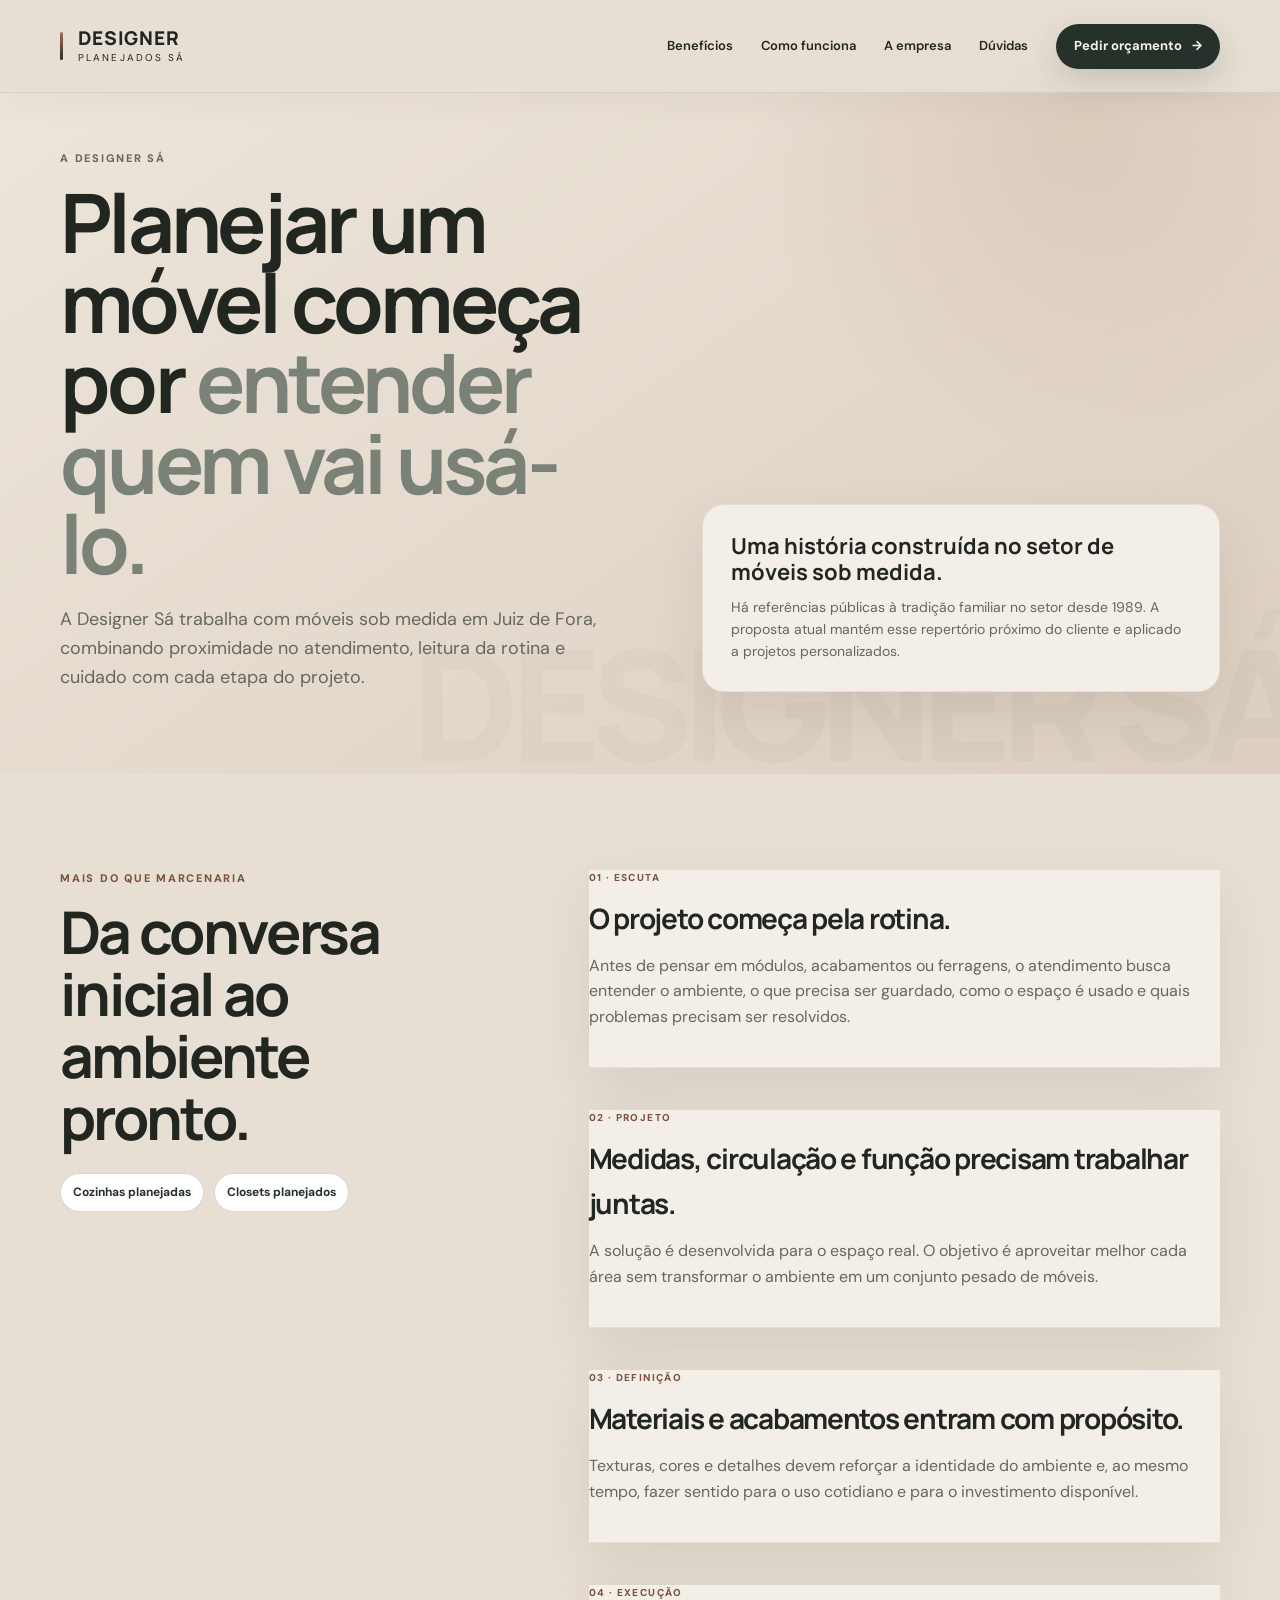
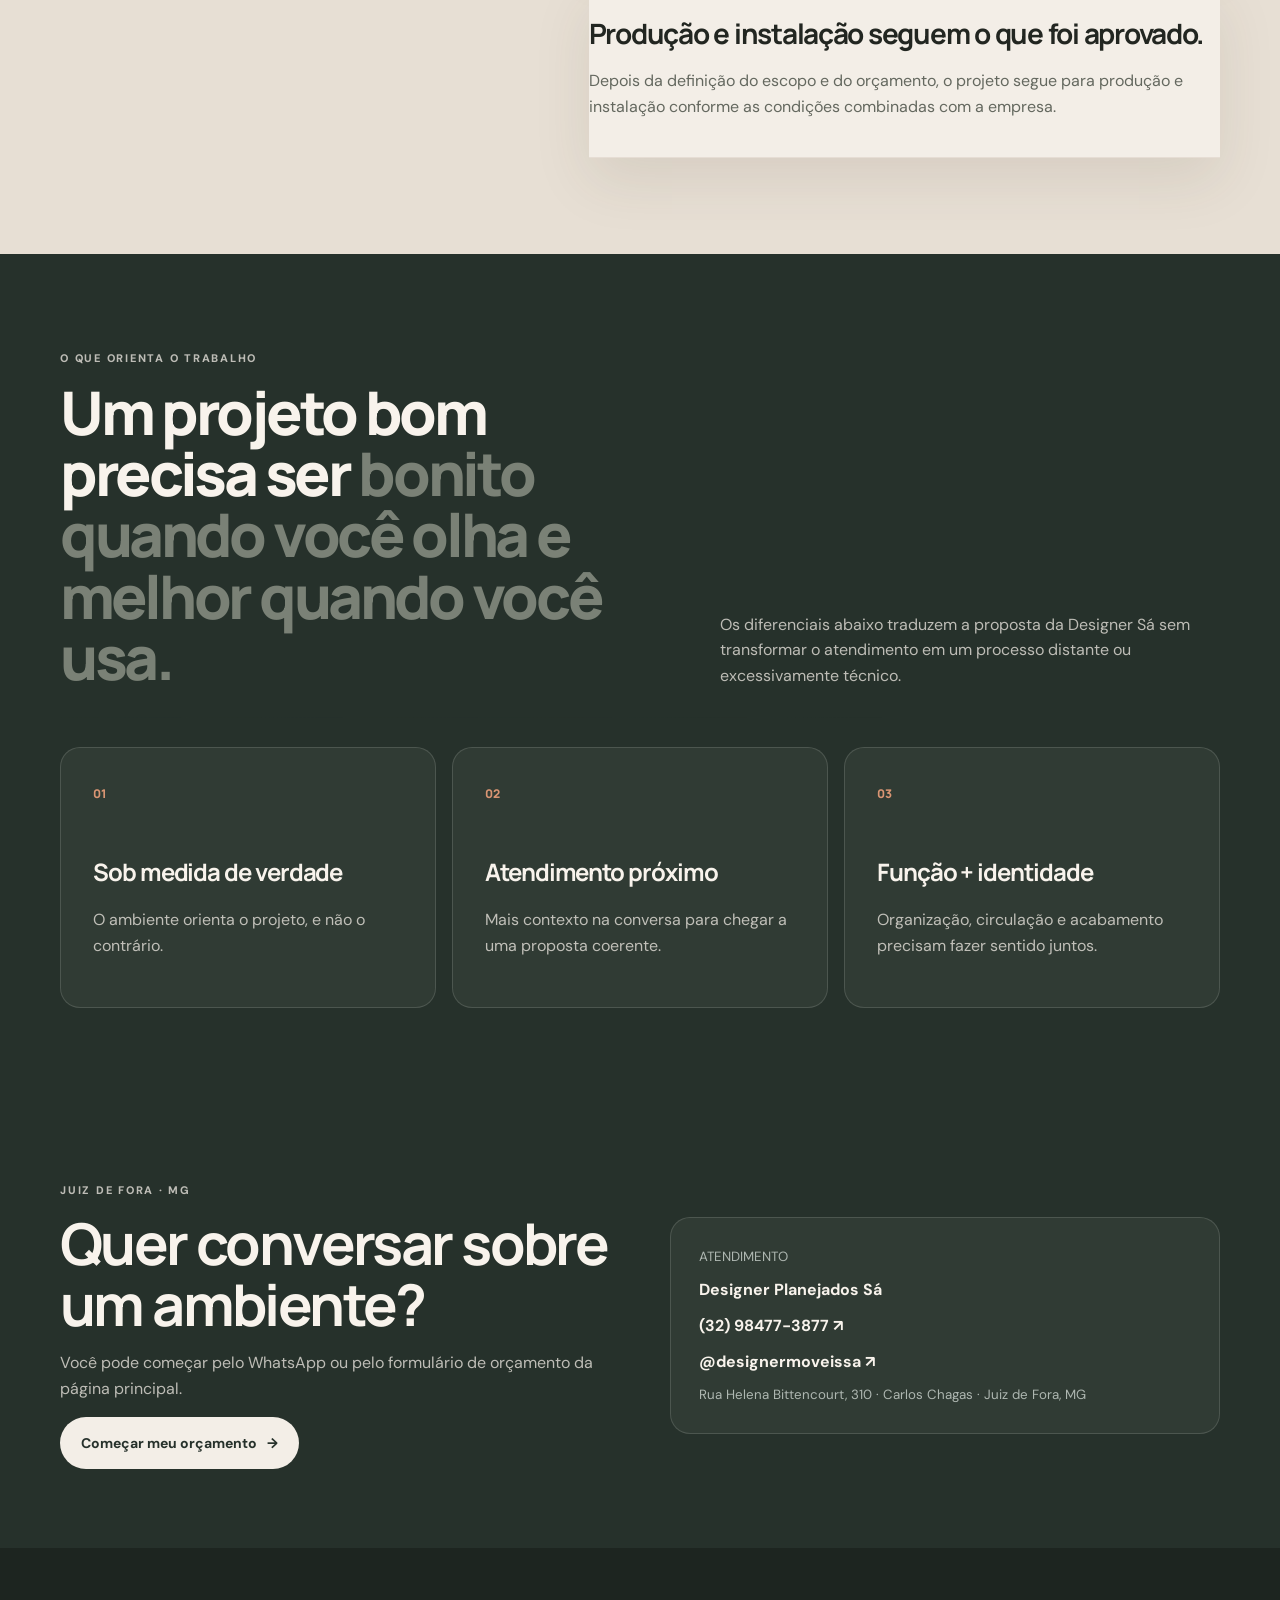
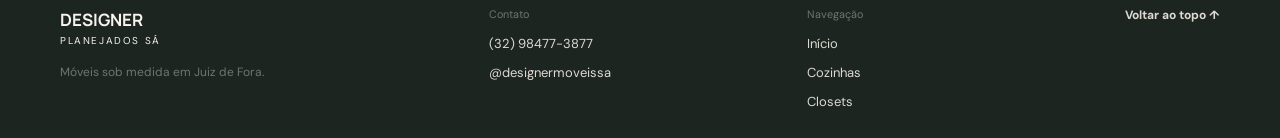
<file: sobre.html>
<!doctype html>
<html lang="pt-BR">
<head>
  <meta charset="utf-8" />
  <meta name="viewport" content="width=device-width, initial-scale=1" />
  <meta name="theme-color" content="#f6f7f5" />
  <title>Sobre a Designer Sá | Móveis planejados em Juiz de Fora</title>
  <meta name="description" content="Conheça a Designer Planejados Sá, sua tradição familiar no setor de móveis sob medida, o processo de atendimento e a atuação em Juiz de Fora, MG." />
  <meta name="robots" content="index,follow,max-image-preview:large" />
  <meta name="geo.region" content="BR-MG" />
  <meta name="geo.placename" content="Juiz de Fora" />
  <meta name="ga4-id" content="" />
  <link rel="canonical" href="https://designer-sa-planejados.vercel.app/sobre" />
  <link rel="alternate" hreflang="pt-BR" href="https://designer-sa-planejados.vercel.app/sobre" />
  <meta property="og:locale" content="pt_BR" />
  <meta property="og:type" content="website" />
  <meta property="og:title" content="Sobre a Designer Sá | Móveis planejados em Juiz de Fora" />
  <meta property="og:description" content="Tradição familiar, atendimento próximo e projetos de móveis sob medida pensados para a rotina." />
  <meta property="og:url" content="https://designer-sa-planejados.vercel.app/sobre" />
  <meta property="og:site_name" content="Designer Planejados Sá" />
  <meta name="twitter:card" content="summary" />
  <link rel="preconnect" href="https://fonts.googleapis.com" />
  <link rel="preconnect" href="https://fonts.gstatic.com" crossorigin />
  <link href="https://fonts.googleapis.com/css2?family=DM+Sans:wght@400;500;600;700&family=Manrope:wght@500;600;700;800&display=swap" rel="stylesheet" />
  <link rel="stylesheet" href="styles.css" />
  <link rel="stylesheet" href="premium.css" />
  <link rel="stylesheet" href="growth.css" />
  <script type="application/ld+json">
  {
    "@context":"https://schema.org",
    "@type":"LocalBusiness",
    "name":"Designer Planejados Sá",
    "url":"https://designer-sa-planejados.vercel.app/",
    "telephone":"+55 32 98477-3877",
    "address":{"@type":"PostalAddress","streetAddress":"Rua Helena Bittencourt, 310","addressLocality":"Juiz de Fora","addressRegion":"MG","postalCode":"36081-272","addressCountry":"BR"},
    "areaServed":{"@type":"City","name":"Juiz de Fora"},
    "sameAs":["https://instagram.com/designermoveissa"]
  }
  </script>
</head>
<body class="premium-polish internal-page">
  <header class="site-header" id="siteHeader">
    <div class="container header-inner">
      <a class="brand" href="/" aria-label="Designer Planejados Sá - início"><span class="brand-main">DESIGNER</span><span class="brand-sub">PLANEJADOS SÁ</span></a>
      <nav class="nav-desktop" aria-label="Navegação principal"><a href="/#beneficios">Benefícios</a><a href="/#como-funciona">Como funciona</a><a href="/sobre" aria-current="page">A empresa</a><a href="/#faq">Dúvidas</a></nav>
      <a class="header-cta" href="/#oferta">Pedir orçamento <span>→</span></a>
      <button class="menu-toggle" id="menuToggle" aria-label="Abrir menu" aria-expanded="false"><span></span><span></span></button>
    </div>
    <div class="mobile-menu" id="mobileMenu"><a href="/#beneficios">Benefícios</a><a href="/#como-funciona">Como funciona</a><a href="/sobre">A empresa</a><a href="/#faq">Dúvidas</a><a class="mobile-menu-cta" href="/#oferta">Pedir orçamento <span>→</span></a></div>
  </header>

  <main>
    <section class="page-hero">
      <div class="container page-hero-grid">
        <div class="reveal"><p class="eyebrow">A Designer Sá</p><h1>Planejar um móvel começa por <span>entender quem vai usá-lo.</span></h1><p>A Designer Sá trabalha com móveis sob medida em Juiz de Fora, combinando proximidade no atendimento, leitura da rotina e cuidado com cada etapa do projeto.</p></div>
        <aside class="page-hero-note reveal delay-1"><strong>Uma história construída no setor de móveis sob medida.</strong><p>Há referências públicas à tradição familiar no setor desde 1989. A proposta atual mantém esse repertório próximo do cliente e aplicado a projetos personalizados.</p></aside>
      </div>
    </section>

    <section class="story-section">
      <div class="container story-grid">
        <div class="story-sticky reveal"><p class="eyebrow">Mais do que marcenaria</p><h2>Da conversa inicial ao ambiente pronto.</h2><div class="local-links"><a href="/cozinha-planejada-juiz-de-fora">Cozinhas planejadas</a><a href="/closet-planejado-juiz-de-fora">Closets planejados</a></div></div>
        <div class="story-copy">
          <article class="story-block reveal"><span>01 · ESCUTA</span><h3>O projeto começa pela rotina.</h3><p>Antes de pensar em módulos, acabamentos ou ferragens, o atendimento busca entender o ambiente, o que precisa ser guardado, como o espaço é usado e quais problemas precisam ser resolvidos.</p></article>
          <article class="story-block reveal"><span>02 · PROJETO</span><h3>Medidas, circulação e função precisam trabalhar juntas.</h3><p>A solução é desenvolvida para o espaço real. O objetivo é aproveitar melhor cada área sem transformar o ambiente em um conjunto pesado de móveis.</p></article>
          <article class="story-block reveal"><span>03 · DEFINIÇÃO</span><h3>Materiais e acabamentos entram com propósito.</h3><p>Texturas, cores e detalhes devem reforçar a identidade do ambiente e, ao mesmo tempo, fazer sentido para o uso cotidiano e para o investimento disponível.</p></article>
          <article class="story-block reveal"><span>04 · EXECUÇÃO</span><h3>Produção e instalação seguem o que foi aprovado.</h3><p>Depois da definição do escopo e do orçamento, o projeto segue para produção e instalação conforme as condições combinadas com a empresa.</p></article>
        </div>
      </div>
    </section>

    <section class="principles">
      <div class="container"><div class="section-intro reveal"><p class="eyebrow">O que orienta o trabalho</p><h2>Um projeto bom precisa ser <span>bonito quando você olha e melhor quando você usa.</span></h2><p>Os diferenciais abaixo traduzem a proposta da Designer Sá sem transformar o atendimento em um processo distante ou excessivamente técnico.</p></div>
        <div class="principles-grid"><article class="principle reveal"><strong>01</strong><h3>Sob medida de verdade</h3><p>O ambiente orienta o projeto, e não o contrário.</p></article><article class="principle reveal delay-1"><strong>02</strong><h3>Atendimento próximo</h3><p>Mais contexto na conversa para chegar a uma proposta coerente.</p></article><article class="principle reveal delay-2"><strong>03</strong><h3>Função + identidade</h3><p>Organização, circulação e acabamento precisam fazer sentido juntos.</p></article></div>
      </div>
    </section>

    <section class="local-contact">
      <div class="container local-contact-grid"><div class="reveal"><p class="eyebrow light">Juiz de Fora · MG</p><h2>Quer conversar sobre um ambiente?</h2><p>Você pode começar pelo WhatsApp ou pelo formulário de orçamento da página principal.</p><a class="button button-light" href="/#oferta">Começar meu orçamento <span>→</span></a></div><aside class="local-contact-card reveal delay-1"><small>ATENDIMENTO</small><strong>Designer Planejados Sá</strong><a href="https://wa.me/5532984773877" data-analytics-placement="about-contact" target="_blank" rel="noreferrer">(32) 98477-3877 ↗</a><a href="https://instagram.com/designermoveissa" data-analytics-placement="about-contact" target="_blank" rel="noreferrer">@designermoveissa ↗</a><small>Rua Helena Bittencourt, 310 · Carlos Chagas · Juiz de Fora, MG</small></aside></div>
    </section>
  </main>

  <footer class="site-footer"><div class="container footer-grid"><div class="footer-brand"><strong>DESIGNER</strong><span>PLANEJADOS SÁ</span><p>Móveis sob medida em Juiz de Fora.</p></div><div><small>Contato</small><a href="https://wa.me/5532984773877" data-analytics-placement="footer" target="_blank" rel="noreferrer">(32) 98477-3877</a><a href="https://instagram.com/designermoveissa" data-analytics-placement="footer" target="_blank" rel="noreferrer">@designermoveissa</a></div><div><small>Navegação</small><a href="/">Início</a><a href="/cozinha-planejada-juiz-de-fora">Cozinhas</a><a href="/closet-planejado-juiz-de-fora">Closets</a></div><a class="back-top" href="#">Voltar ao topo ↑</a></div></footer>
  <script src="analytics.js"></script>
  <script src="app.js"></script>
  <script src="premium.js"></script>
</body>
</html>
</file>
<file: styles.css>
:root{--bg:#f6f7f5;--surface:#ffffff;--ink:#202421;--muted:#6f7670;--line:#dfe3df;--eucalyptus:#68766d;--eucalyptus-dark:#4f5d54;--wood:#b96f52;--wood-dark:#96553f;--stone:#e9ece8;--soft:#f0f2ef;--shadow:0 24px 70px rgba(28,34,30,.11)}*{box-sizing:border-box}html{scroll-behavior:smooth}body{margin:0;background:var(--bg);color:var(--ink);font-family:'DM Sans',sans-serif;line-height:1.6;-webkit-font-smoothing:antialiased}body.panel-open{overflow:hidden}a{color:inherit;text-decoration:none}button,input{font:inherit}button{color:inherit}.container{width:min(1160px,calc(100% - 48px));margin:0 auto}.site-header{position:fixed;inset:0 0 auto;z-index:50;transition:.25s ease}.site-header.scrolled{background:rgba(246,247,245,.92);backdrop-filter:blur(18px);border-bottom:1px solid rgba(32,36,33,.08)}.header-inner{height:80px;display:flex;align-items:center;gap:28px}.brand{display:flex;flex-direction:column;line-height:.92;min-width:150px}.brand-main{font-family:'Manrope',sans-serif;font-weight:800;font-size:18px;letter-spacing:.02em}.brand-sub{font-size:10px;letter-spacing:.18em;color:var(--muted);margin-top:5px}.nav-desktop{display:flex;gap:28px;margin-left:auto}.nav-desktop a{font-size:13px;font-weight:600;color:#4d544f;transition:.2s}.nav-desktop a:hover{color:var(--wood-dark)}.header-cta,.button,.offer-button{display:inline-flex;align-items:center;justify-content:center;gap:10px;border-radius:12px;transition:.2s ease;font-weight:700}.header-cta{background:var(--ink);color:white;padding:12px 16px;font-size:13px}.header-cta:hover,.button-primary:hover,.offer-button:hover{transform:translateY(-1px);box-shadow:0 10px 24px rgba(32,36,33,.16)}.menu-toggle,.mobile-menu{display:none}.hero{padding:148px 0 76px;min-height:760px;display:flex;align-items:center;overflow:hidden}.hero-layout{display:grid;grid-template-columns:1.04fr .96fr;gap:74px;align-items:center}.eyebrow{margin:0 0 14px;font-size:11px;letter-spacing:.16em;text-transform:uppercase;font-weight:800;color:var(--wood-dark)}.eyebrow.light{color:#d9b3a3}h1,h2,h3{font-family:'Manrope',sans-serif;margin:0;letter-spacing:-.045em}.hero h1{font-size:clamp(48px,6vw,78px);line-height:1.02;max-width:780px;font-weight:800}.hero h1 span,.section-intro h2 span,.offer-copy h2 span{color:var(--eucalyptus)}.hero-lead{font-size:18px;max-width:620px;color:#58605b;margin:24px 0 0}.hero-actions{display:flex;gap:12px;align-items:center;margin-top:32px}.button{padding:15px 20px;font-size:14px}.button-primary{background:var(--wood);color:white}.button-ghost{border:1px solid var(--line);background:rgba(255,255,255,.6)}.button-ghost:hover{background:white;border-color:#cfd5d0}.proof-inline{margin-top:44px;display:flex;align-items:center;gap:18px;flex-wrap:wrap}.proof-inline div{display:flex;flex-direction:column;gap:1px}.proof-inline strong{font-family:'Manrope';font-size:15px}.proof-inline span{font-size:11px;color:var(--muted)}.proof-inline i{width:1px;height:34px;background:var(--line)}.hero-art{position:relative;min-height:520px}.room-frame{position:absolute;inset:0;border:1px solid #cdd3ce;background:linear-gradient(145deg,#fff 0%,#f0f2ef 100%);border-radius:28px;overflow:hidden;box-shadow:var(--shadow)}.room-frame:before{content:"";position:absolute;inset:22px;border:1px solid #d7dcd8;border-radius:18px}.frame-label{position:absolute;top:34px;left:40px;font-size:10px;letter-spacing:.18em;font-weight:800;color:var(--muted)}.cabinet{position:absolute;border:2px solid var(--eucalyptus-dark);background:rgba(255,255,255,.78)}.cabinet span{position:absolute;background:var(--eucalyptus-dark)}.cabinet-a{width:42%;height:42%;left:12%;top:23%}.cabinet-a span:first-child{width:2px;top:0;bottom:0;left:50%}.cabinet-a span:last-child{height:2px;left:0;right:0;top:50%}.cabinet-b{width:26%;height:58%;right:10%;top:18%}.cabinet-b span{width:2px;top:0;bottom:0;left:48%}.counter{position:absolute;width:55%;height:15%;left:13%;bottom:16%;background:var(--wood);border-radius:6px}.shelf{position:absolute;left:16%;right:18%;top:72%;display:flex;gap:8px}.shelf span{height:2px;background:#aeb6b0;flex:1}.measure{position:absolute;font-size:10px;color:var(--muted);font-weight:700;letter-spacing:.08em}.measure-x{bottom:8%;left:35%}.measure-y{right:3%;top:45%;transform:rotate(90deg)}.room-note{position:absolute;right:36px;bottom:34px;font-size:12px;font-weight:700;color:var(--eucalyptus-dark)}.company-strip{border-top:1px solid var(--line);border-bottom:1px solid var(--line);background:var(--surface)}.company-strip-inner{min-height:96px;display:flex;align-items:center;justify-content:space-between;gap:30px}.company-strip p{margin:0;max-width:760px;font-size:16px}.company-strip span{font-size:12px;color:var(--muted)}.section{padding:104px 0}.section-intro{display:grid;grid-template-columns:1fr 1fr;column-gap:70px;align-items:end;margin-bottom:46px}.section-intro .eyebrow{grid-column:1/-1}.section-intro h2{font-size:clamp(36px,4.4vw,58px);line-height:1.08;font-weight:800}.section-intro>p:last-child{margin:0;color:var(--muted);max-width:500px;justify-self:end}.benefit-grid{display:grid;grid-template-columns:repeat(3,1fr);gap:16px}.benefit-card{background:white;border:1px solid var(--line);border-radius:20px;padding:28px;min-height:320px;display:flex;flex-direction:column}.benefit-index{font-size:10px;color:var(--muted);font-weight:800;letter-spacing:.12em}.benefit-icon{height:78px;margin:34px 0 24px;display:flex;align-items:flex-end;gap:6px}.benefit-icon i{display:block;width:28px;background:var(--eucalyptus);border-radius:4px}.benefit-icon i:nth-child(1){height:38px}.benefit-icon i:nth-child(2){height:58px}.benefit-icon i:nth-child(3){height:72px}.icon-lines{align-items:center;flex-direction:column;gap:10px}.icon-lines i{height:2px!important;width:90px}.icon-lines i:nth-child(2){width:62px}.icon-lines i:nth-child(3){width:76px}.icon-path{position:relative}.icon-path i{position:absolute;width:66px!important;height:2px!important;background:var(--wood);transform:rotate(-25deg);left:8px;top:42px}.icon-path i:last-child{transform:rotate(25deg);left:61px}.benefit-card h3{font-size:23px}.benefit-card p{color:var(--muted);margin:12px 0 0}.room-selector{background:var(--ink);color:white}.room-layout{display:grid;grid-template-columns:.9fr 1.1fr;gap:80px;align-items:start}.room-copy h2{font-size:clamp(36px,4vw,54px);line-height:1.08;max-width:500px}.room-tabs{display:flex;flex-direction:column;gap:4px;margin-top:34px}.room-tab{border:0;background:transparent;color:#a9b0ab;text-align:left;padding:12px 0;font-size:15px;font-weight:600;cursor:pointer;display:flex;align-items:center;gap:12px}.room-tab:before{content:"";width:0;height:1px;background:var(--wood);transition:.2s}.room-tab.active{color:white}.room-tab.active:before{width:26px}.room-preview{background:#2a2f2b;border:1px solid #3a413b;border-radius:22px;padding:34px;min-height:460px;display:flex;flex-direction:column;transition:.25s ease}.room-preview.is-changing{opacity:.45;transform:translateY(4px)}.preview-topline{display:flex;justify-content:space-between;color:#aeb5b0;font-size:10px;letter-spacing:.15em;font-weight:700}.room-preview h3{font-size:34px;line-height:1.1;margin-top:62px;max-width:520px}.room-preview>p{color:#bfc5c0;margin:16px 0 0;max-width:560px}.room-preview ul{margin:28px 0 34px;padding:0;list-style:none;display:grid;gap:10px}.room-preview li{color:#d4d9d5;font-size:14px;display:flex;align-items:center;gap:10px}.room-preview li:before{content:"";width:7px;height:7px;border-radius:50%;background:var(--wood)}.text-cta{margin-top:auto;color:white;font-weight:700;font-size:14px}.process-intro{margin-bottom:36px}.steps{border-top:1px solid var(--line)}.step{display:grid;grid-template-columns:80px 1fr;gap:26px;padding:28px 0;border-bottom:1px solid var(--line)}.step>strong{font-family:'Manrope';color:var(--wood-dark);font-size:13px}.step h3{font-size:21px}.step p{margin:7px 0 0;color:var(--muted)}.fit-section{padding-top:0}.fit-grid{display:grid;grid-template-columns:1fr 1fr;gap:16px}.fit-card{border-radius:22px;padding:38px;min-height:410px}.fit-card h2{font-size:34px;line-height:1.12;max-width:520px}.fit-card ul{list-style:none;padding:0;margin:32px 0 0;display:grid;gap:14px}.fit-card li{display:flex;gap:12px}.fit-card li:before{content:"✓";font-weight:800}.fit-positive{background:#e3ebe5}.fit-positive li:before{color:var(--eucalyptus-dark)}.fit-neutral{background:#eef0ee}.fit-neutral li:before{content:"—";color:var(--muted)}.testimonials{background:white}.testimonial-grid{display:grid;grid-template-columns:repeat(3,1fr);gap:16px}.testimonial{border:1px solid var(--line);border-radius:18px;padding:26px;background:var(--bg)}.testimonial>span{font-size:9px;letter-spacing:.15em;font-weight:800;color:var(--wood-dark)}.testimonial blockquote{margin:24px 0;font-family:'Manrope';font-size:19px;line-height:1.45;font-weight:600}.testimonial small{color:var(--muted)}.offer{background:var(--stone)}.offer-layout{display:grid;grid-template-columns:1.05fr .95fr;gap:78px;align-items:center}.offer-copy h2{font-size:clamp(38px,4.6vw,60px);line-height:1.08}.offer-copy>p:not(.eyebrow){color:var(--muted);font-size:17px;max-width:600px}.offer-points{display:grid;gap:14px;margin-top:30px}.offer-points>div{display:flex;gap:11px;align-items:flex-start}.offer-points span{width:24px;height:24px;border-radius:50%;background:white;display:grid;place-items:center;color:var(--eucalyptus-dark);font-weight:800;flex:0 0 auto}.offer-points p{margin:0;color:#565d58}.offer-card{background:white;border-radius:24px;padding:34px;box-shadow:var(--shadow)}.offer-card-top>span{font-size:10px;letter-spacing:.16em;font-weight:800;color:var(--wood-dark)}.offer-card-top strong{display:block;font-family:'Manrope';font-size:34px;margin-top:12px}.offer-card-top p{color:var(--muted);margin:8px 0 0}.offer-card ul{list-style:none;padding:0;margin:26px 0;display:grid;gap:11px}.offer-card li{display:flex;gap:10px}.offer-card li:before{content:"✓";color:var(--eucalyptus-dark);font-weight:800}.offer-button{width:100%;border:0;background:var(--wood);color:white;padding:15px 20px;cursor:pointer}.offer-card>small{display:block;margin-top:14px;color:#8c918d;font-size:10px;line-height:1.5}.faq-layout{display:grid;grid-template-columns:.72fr 1.28fr;gap:90px}.faq-heading h2{font-size:44px;line-height:1.08}.faq-heading>p:last-child{color:var(--muted);max-width:380px}.faq-list{border-top:1px solid var(--line)}details{border-bottom:1px solid var(--line)}summary{list-style:none;cursor:pointer;padding:22px 0;display:flex;justify-content:space-between;gap:20px;font-weight:700}summary::-webkit-details-marker{display:none}summary span{font-size:20px;color:var(--wood-dark);transition:.2s}details[open] summary span{transform:rotate(45deg)}details p{margin:-4px 0 22px;color:var(--muted);max-width:760px}.final-cta{background:var(--eucalyptus-dark);color:white;padding:72px 0}.final-cta-inner{display:flex;justify-content:space-between;align-items:center;gap:40px}.final-cta h2{font-size:clamp(36px,5vw,58px);line-height:1.05}.button-light{background:white;color:var(--ink);white-space:nowrap}.site-footer{padding:58px 0 26px;background:#edf0ed}.footer-grid{display:grid;grid-template-columns:1.4fr 1fr 1fr auto;gap:40px}.footer-brand{display:flex;flex-direction:column}.footer-brand strong{font-family:'Manrope';font-size:17px}.footer-brand span{font-size:10px;letter-spacing:.16em;color:var(--muted)}.footer-brand p{font-size:12px;color:var(--muted);margin:14px 0 0}.footer-grid>div:not(.footer-brand){display:flex;flex-direction:column;gap:8px;font-size:13px}.footer-grid small{color:var(--muted);margin-bottom:3px}.back-top{font-size:12px;font-weight:700}.footer-note{border-top:1px solid #d8ddd8;margin-top:40px;padding-top:20px;font-size:10px;color:#8d938e}.quote-overlay{position:fixed;inset:0;z-index:100;display:flex;justify-content:flex-end}.quote-overlay[hidden]{display:none}.quote-backdrop{position:absolute;inset:0;border:0;background:rgba(18,22,19,.58);backdrop-filter:blur(4px)}.quote-panel{position:relative;z-index:2;width:min(580px,100%);height:100%;background:white;display:flex;flex-direction:column;box-shadow:-30px 0 80px rgba(0,0,0,.18)}.quote-topbar{padding:20px 24px;display:flex;align-items:center;justify-content:space-between}.quote-topbar>div{display:flex;flex-direction:column;gap:3px}.quote-topbar span{font-size:9px;letter-spacing:.15em;color:var(--muted);font-weight:800}.quote-topbar strong{font-size:12px}.quote-close{border:1px solid var(--line);background:white;width:38px;height:38px;border-radius:50%;font-size:23px;cursor:pointer}.quote-progress{height:3px;background:#edf0ed}.quote-progress span{display:block;height:100%;width:25%;background:var(--wood);transition:.2s}.quote-content{padding:42px 28px;overflow:auto;flex:1}.quote-step{display:none}.quote-step.active{display:block}.quote-step h3{font-size:32px;line-height:1.14}.quote-step>p:not(.eyebrow){color:var(--muted);margin:10px 0 25px}.option-grid{display:grid;grid-template-columns:1fr 1fr;gap:10px}.option-list{display:grid;gap:10px}.option-grid button,.option-list button{min-height:52px;border:1px solid var(--line);background:#fafbfa;border-radius:10px;padding:13px;text-align:left;cursor:pointer;font-weight:600}.option-grid button:hover,.option-list button:hover,.option-grid button.selected,.option-list button.selected{border-color:var(--wood);background:#fff7f3}.form-fields{display:grid;gap:15px}.form-fields label{display:grid;gap:7px;font-size:12px;font-weight:700}.form-fields input{width:100%;border:1px solid var(--line);border-radius:10px;padding:14px;outline:none}.form-fields input:focus{border-color:var(--wood);box-shadow:0 0 0 3px rgba(185,111,82,.12)}.quote-actions{border-top:1px solid var(--line);padding:16px 24px;display:flex;justify-content:space-between;gap:12px}.quote-back,.quote-next{border:0;border-radius:10px;min-height:46px;padding:0 17px;font-weight:700;cursor:pointer}.quote-back{background:transparent}.quote-next{background:var(--ink);color:white}.quote-next:disabled{opacity:.32;cursor:not-allowed}.reveal{opacity:0;transform:translateY(16px);transition:opacity .6s ease,transform .6s ease}.reveal.in-view{opacity:1;transform:none}.delay-1{transition-delay:.08s}.delay-2{transition-delay:.16s}@media(max-width:900px){.container{width:min(100% - 30px,720px)}.header-inner{height:68px}.nav-desktop,.header-cta{display:none}.menu-toggle{display:flex;margin-left:auto;width:42px;height:42px;border:0;background:transparent;flex-direction:column;justify-content:center;gap:6px}.menu-toggle span{width:22px;height:1px;background:var(--ink)}.mobile-menu{display:none;background:rgba(246,247,245,.98);border-top:1px solid var(--line);padding:12px 18px 20px}.mobile-menu.open{display:grid}.mobile-menu a{padding:11px 0;font-weight:600;font-size:14px}.mobile-menu-cta{margin-top:8px;background:var(--ink);color:white!important;border-radius:10px;text-align:center;padding:13px!important}.hero{padding:112px 0 64px;min-height:auto}.hero-layout,.room-layout,.offer-layout,.faq-layout{grid-template-columns:1fr;gap:46px}.hero h1{font-size:clamp(44px,12vw,62px)}.hero-lead{font-size:16px}.hero-actions{align-items:stretch;flex-direction:column}.button{width:100%}.proof-inline{gap:12px;margin-top:34px}.proof-inline i{display:none}.proof-inline div{width:calc(50% - 6px)}.proof-inline div:last-child{width:100%}.hero-art{min-height:420px}.company-strip-inner{min-height:110px;flex-direction:column;align-items:flex-start;justify-content:center;gap:4px}.section{padding:74px 0}.section-intro{grid-template-columns:1fr;gap:20px}.section-intro>p:last-child{justify-self:start}.benefit-grid,.testimonial-grid,.fit-grid{grid-template-columns:1fr}.benefit-card{min-height:270px}.room-preview{min-height:390px}.room-preview h3{margin-top:42px;font-size:30px}.step{grid-template-columns:45px 1fr}.fit-card{min-height:auto}.offer-card{padding:25px}.faq-heading h2{font-size:36px}.final-cta-inner{flex-direction:column;align-items:flex-start}.button-light{width:auto}.footer-grid{grid-template-columns:1fr 1fr}.footer-brand{grid-column:1/-1}.back-top{align-self:end}.quote-panel{width:100%}.quote-content{padding:34px 20px}.option-grid{grid-template-columns:1fr}.quote-step h3{font-size:28px}}@media(max-width:520px){.container{width:calc(100% - 24px)}.hero-art{min-height:350px}.room-frame{border-radius:20px}.cabinet-a{left:8%;width:46%}.cabinet-b{right:7%;width:29%}.counter{left:9%;width:58%}.section-intro h2{font-size:34px}.room-layout{gap:32px}.fit-card{padding:27px}.testimonial{padding:22px}.footer-grid{grid-template-columns:1fr}.back-top{align-self:start}.proof-inline div{width:100%}}@media(prefers-reduced-motion:reduce){html{scroll-behavior:auto}.reveal{opacity:1;transform:none;transition:none}.header-cta,.button,.offer-button,.room-preview{transition:none}}
</file>
<file: premium.css>
/* V4 — Marcenaria Editorial */
:root{
  --v4-forest:#27332d;
  --v4-forest-2:#34443b;
  --v4-paper:#f5f6f3;
  --v4-paper-2:#eef1ed;
  --v4-clay:#b96f52;
  --v4-clay-deep:#8e4f39;
  --v4-sage:#77877c;
  --v4-line:rgba(39,51,45,.12);
  --v4-shadow:0 34px 90px rgba(28,36,31,.14);
}

html{scroll-padding-top:92px}
body.premium-polish{
  background:
    linear-gradient(rgba(39,51,45,.026) 1px,transparent 1px),
    linear-gradient(90deg,rgba(39,51,45,.026) 1px,transparent 1px),
    var(--v4-paper);
  background-size:44px 44px;
}
body.premium-polish:before{
  content:"";position:fixed;inset:0;z-index:9998;pointer-events:none;
  box-shadow:inset 0 0 120px rgba(39,51,45,.025);
}

/* reading progress */
.v4-reading-progress{position:fixed;z-index:9999;top:0;left:0;width:100%;height:3px;background:transparent;pointer-events:none}
.v4-reading-progress span{display:block;height:100%;width:var(--read,0%);background:linear-gradient(90deg,var(--v4-clay),#d49a7e);transition:width .08s linear}

/* header */
.premium-polish .site-header{padding:8px 0;transition:padding .3s ease,background .3s ease,border-color .3s ease}
.premium-polish .site-header.scrolled{padding:0;background:rgba(245,246,243,.86);backdrop-filter:blur(22px) saturate(1.1);border-bottom:1px solid rgba(39,51,45,.08)}
.premium-polish .header-inner{height:76px}
.premium-polish .brand{position:relative;padding-left:18px}
.premium-polish .brand:before{content:"";position:absolute;left:0;top:2px;bottom:2px;width:3px;border-radius:99px;background:linear-gradient(var(--v4-clay),var(--v4-forest-2))}
.premium-polish .brand-main{font-size:19px;letter-spacing:.045em}
.premium-polish .brand-sub{letter-spacing:.21em}
.premium-polish .nav-desktop a{position:relative;padding:8px 0}
.premium-polish .nav-desktop a:after{content:"";position:absolute;left:0;right:100%;bottom:2px;height:1px;background:var(--v4-clay);transition:right .24s ease}
.premium-polish .nav-desktop a:hover:after{right:0}
.premium-polish .header-cta{border-radius:999px;background:var(--v4-forest);padding:12px 18px;box-shadow:0 10px 28px rgba(39,51,45,.14)}

/* hero — asymmetric brand piece */
.premium-polish .hero{
  position:relative;isolation:isolate;min-height:820px;padding:132px 0 84px;overflow:hidden;
  background:linear-gradient(90deg,var(--v4-paper) 0 57%,var(--v4-forest) 57% 100%);
}
.premium-polish .hero:before{
  content:"";position:absolute;z-index:-1;inset:0 43% 0 0;pointer-events:none;
  background:
    radial-gradient(circle at 25% 26%,rgba(185,111,82,.11),transparent 25%),
    linear-gradient(120deg,transparent 0 62%,rgba(119,135,124,.07) 62% 63%,transparent 63%);
}
.premium-polish .hero:after{
  content:"DESIGNER SÁ";position:absolute;z-index:0;right:-28px;bottom:14px;pointer-events:none;
  font:800 clamp(74px,10.5vw,158px)/.8 'Manrope',sans-serif;letter-spacing:-.07em;color:rgba(255,255,255,.038);white-space:nowrap;
}
.premium-polish .hero-layout{position:relative;z-index:2;grid-template-columns:.92fr 1.08fr;gap:62px;align-items:center}
.premium-polish .hero-copy{padding:28px 0}
.hero-kicker-row{display:flex;align-items:center;gap:12px;flex-wrap:wrap;margin-bottom:18px}
.hero-kicker-row .eyebrow{margin:0;color:var(--v4-clay-deep)}
.hero-badge{display:inline-flex;align-items:center;gap:8px;padding:8px 11px;border-radius:999px;border:1px solid rgba(39,51,45,.11);background:rgba(255,255,255,.55);font-size:10px;font-weight:700;letter-spacing:.03em;color:var(--v4-forest-2)}
.hero-badge:before{content:"";width:6px;height:6px;border-radius:50%;background:var(--v4-clay);box-shadow:0 0 0 5px rgba(185,111,82,.1)}
.premium-polish .hero h1{font-size:clamp(56px,6.2vw,88px);line-height:.93;letter-spacing:-.067em;max-width:720px;text-wrap:balance}
.premium-polish .hero h1 span{display:block;margin-top:4px;color:var(--v4-forest-2);font-weight:600;letter-spacing:-.06em}
.premium-polish .hero h1 span:after{display:none}
.premium-polish .hero-lead{font-size:18px;line-height:1.67;max-width:570px;color:#5a635d;margin-top:27px}
.premium-polish .hero-actions{margin-top:34px;gap:10px}
.premium-polish .button{border-radius:999px;padding:15px 21px}
.premium-polish .button-primary{background:var(--v4-clay);box-shadow:0 16px 36px rgba(142,79,57,.2)}
.premium-polish .button-ghost{border-color:rgba(39,51,45,.13);background:rgba(255,255,255,.42)}
.premium-polish .button-primary,.premium-polish .header-cta,.premium-polish .offer-button{position:relative;overflow:hidden}
.premium-polish .button-primary:before,.premium-polish .header-cta:before,.premium-polish .offer-button:before{content:"";position:absolute;inset:0;background:linear-gradient(110deg,transparent 28%,rgba(255,255,255,.22) 48%,transparent 68%);transform:translateX(-130%);transition:transform .65s ease}
.premium-polish .button-primary:hover:before,.premium-polish .header-cta:hover:before,.premium-polish .offer-button:hover:before{transform:translateX(130%)}
.premium-polish .proof-inline{margin-top:38px;padding-top:20px;border-top:1px solid rgba(39,51,45,.1);max-width:620px;gap:17px}
.premium-polish .proof-inline strong{font-size:16px;color:var(--v4-forest)}
.premium-polish .proof-inline span{font-size:10px}
.premium-polish .proof-inline i{background:rgba(39,51,45,.12)}

/* authorial project board */
.premium-polish .hero-art{position:relative;min-height:560px;perspective:1300px;transform-style:preserve-3d}
.premium-polish .hero-art:before{
  content:"DESDE\A 1989";white-space:pre;position:absolute;z-index:14;left:-22px;top:56px;
  width:92px;height:92px;border-radius:50%;display:grid;place-items:center;text-align:center;
  color:white;font:800 11px/1.28 'Manrope',sans-serif;letter-spacing:.12em;
  background:var(--v4-clay);box-shadow:0 18px 40px rgba(20,27,23,.24);
}
.premium-polish .room-frame{
  position:absolute;inset:4% 0 2% 6%;overflow:hidden;border:1px solid rgba(255,255,255,.12);border-radius:4px;
  background:
    linear-gradient(rgba(255,255,255,.055) 1px,transparent 1px),
    linear-gradient(90deg,rgba(255,255,255,.055) 1px,transparent 1px),
    linear-gradient(145deg,#33433a,#202a25 72%);
  background-size:34px 34px,34px 34px,auto;
  box-shadow:0 48px 110px rgba(7,12,9,.34);transform-style:preserve-3d;
  transition:transform .22s ease-out,box-shadow .3s ease;
}
.premium-polish .room-frame:before{content:"";position:absolute;inset:22px;border:1px solid rgba(255,255,255,.09);border-radius:0}
.premium-polish .room-frame:after{content:"PLANTA / ELEVAÇÃO 01";position:absolute;left:31px;bottom:24px;color:rgba(255,255,255,.38);font:700 9px/1 'DM Sans',sans-serif;letter-spacing:.19em}
.ambient-glow{position:absolute;width:330px;height:330px;border-radius:50%;right:-40px;top:-40px;background:radial-gradient(circle,rgba(185,111,82,.28),rgba(185,111,82,.04) 54%,transparent 72%);filter:blur(3px);pointer-events:none;transform:translate(calc(var(--mx,0)*18px),calc(var(--my,0)*18px));transition:transform .2s ease-out}
.premium-polish .frame-label{top:30px;left:32px;color:rgba(255,255,255,.65);font-size:9px;letter-spacing:.22em}
.premium-polish .cabinet{border:1px solid rgba(255,255,255,.62);background:rgba(255,255,255,.025);box-shadow:inset 0 0 0 1px rgba(255,255,255,.025)}
.premium-polish .cabinet span{background:rgba(255,255,255,.42)}
.premium-polish .cabinet-a{width:44%;height:44%;left:11%;top:23%}
.premium-polish .cabinet-b{width:27%;height:57%;right:9%;top:17%}
.premium-polish .counter{left:12%;bottom:16%;width:57%;height:13%;border-radius:0;background:linear-gradient(90deg,#a85e44,#c98161);box-shadow:0 12px 34px rgba(185,111,82,.18)}
.premium-polish .shelf{top:73%}
.premium-polish .shelf span{background:rgba(255,255,255,.25)}
.premium-polish .measure{color:rgba(255,255,255,.5)}
.premium-polish .room-note{right:30px;bottom:24px;color:rgba(255,255,255,.82);font-size:11px}
.material-board{position:absolute;z-index:10;display:flex;flex-direction:column;gap:8px;right:26px;top:28px}
.material{width:28px;height:54px;border-radius:2px;border:1px solid rgba(255,255,255,.45);box-shadow:0 12px 24px rgba(0,0,0,.18)}
.material-wood{background:repeating-linear-gradient(18deg,#99523d 0 3px,#b96f52 3px 7px)}
.material-stone{background:linear-gradient(135deg,#d8dcd7,#f5f6f4 55%,#c7cdc8)}
.material-green{background:linear-gradient(135deg,#536259,#809087)}
.design-seal{position:absolute;z-index:11;left:30px;bottom:49px;width:78px;height:78px;border-radius:50%;border:1px solid rgba(255,255,255,.2);background:rgba(22,29,25,.36);backdrop-filter:blur(14px);display:grid;place-items:center;align-content:center;text-align:center;color:white}
.design-seal strong{font:800 18px/1 'Manrope',sans-serif;letter-spacing:.05em}
.design-seal span{margin-top:5px;max-width:58px;font-size:6px;line-height:1.25;letter-spacing:.14em;color:rgba(255,255,255,.58)}
.hero-floating-card{position:absolute;z-index:16;left:-3px;bottom:18px;width:235px;padding:18px 19px;border-radius:2px;border:1px solid rgba(39,51,45,.11);background:rgba(247,248,245,.95);box-shadow:0 26px 58px rgba(10,16,12,.22);display:grid;gap:4px;animation:v4Float 5.6s ease-in-out infinite}
.hero-floating-card span{font-size:9px;letter-spacing:.16em;color:var(--v4-clay-deep);font-weight:800}
.hero-floating-card strong{font:700 14px/1.3 'Manrope',sans-serif;color:var(--v4-forest)}
.hero-floating-card small{font-size:10px;color:#737b75}
@keyframes v4Float{0%,100%{transform:translateY(0)}50%{transform:translateY(-7px)}}
.hero-scroll-note{position:absolute;z-index:4;right:calc((100vw - min(1160px,calc(100vw - 48px)))/2);bottom:24px;width:auto;margin:0;color:rgba(255,255,255,.46);font-size:9px;letter-spacing:.16em;text-transform:uppercase;display:flex;align-items:center;gap:9px}
.hero-scroll-note span{width:42px;height:1px;background:linear-gradient(90deg,var(--v4-clay),rgba(255,255,255,.2));transform-origin:left;animation:v4Line 2s ease-in-out infinite}
@keyframes v4Line{0%,100%{transform:scaleX(.45)}50%{transform:scaleX(1)}}

/* company strip becomes a signature band */
.premium-polish .company-strip{position:relative;overflow:hidden;background:white;border-color:rgba(39,51,45,.08)}
.premium-polish .company-strip:before{content:"DESIGN · MEDIDA · FUNÇÃO · DETALHE";position:absolute;right:-18px;top:12px;color:rgba(39,51,45,.035);font:800 54px/1 'Manrope',sans-serif;letter-spacing:-.035em;white-space:nowrap}
.premium-polish .company-strip-inner{position:relative;z-index:2;min-height:112px}
.premium-polish .company-strip p{font-size:17px;max-width:790px}
.premium-polish .company-strip span{border:1px solid var(--v4-line);border-radius:999px;padding:8px 12px;background:var(--v4-paper)}

/* editorial section rhythm */
.premium-polish .section{padding:118px 0}
.premium-polish .section-intro{position:relative;margin-bottom:58px}
.premium-polish .section-intro:after{content:"";position:absolute;left:0;right:0;bottom:-29px;height:1px;background:linear-gradient(90deg,var(--v4-line),transparent 72%)}
.premium-polish .section-intro h2{font-size:clamp(38px,4.7vw,62px);line-height:1.02;letter-spacing:-.055em}
.premium-polish .section-intro h2 span,.premium-polish .offer-copy h2 span{color:var(--v4-sage)}

/* benefits — staggered editorial objects */
.premium-polish .benefit-grid{gap:18px;align-items:start}
.premium-polish .benefit-card{border-radius:4px;border-color:rgba(39,51,45,.1);min-height:330px;padding:30px;background:rgba(255,255,255,.76);box-shadow:0 16px 50px rgba(39,51,45,.04);transition:transform .3s ease,box-shadow .3s ease,background .3s ease}
.premium-polish .benefit-card:nth-child(2){margin-top:34px}
.premium-polish .benefit-card:nth-child(3){margin-top:68px}
.premium-polish .benefit-card:before{content:"";position:absolute;left:0;top:0;bottom:100%;width:4px;background:linear-gradient(var(--v4-clay),var(--v4-sage));transition:bottom .32s ease}
.premium-polish .benefit-card:hover{transform:translateY(-9px);box-shadow:0 30px 70px rgba(39,51,45,.11);background:white}
.premium-polish .benefit-card:hover:before{bottom:0}
.premium-polish .benefit-index{font-size:9px;letter-spacing:.18em}
.premium-polish .benefit-card h3{font-size:25px;letter-spacing:-.04em}

/* rooms — stronger contrast and interactive rail */
.premium-polish .room-selector{position:relative;overflow:hidden;background:linear-gradient(115deg,#202a25,#2e3b34)}
.premium-polish .room-selector:before{content:"AMBIENTES";position:absolute;left:-20px;bottom:-20px;color:rgba(255,255,255,.028);font:800 130px/1 'Manrope',sans-serif;letter-spacing:-.06em}
.premium-polish .room-layout{position:relative;z-index:2;grid-template-columns:.82fr 1.18fr;gap:86px}
.premium-polish .room-tab{padding:13px 0;border-bottom:1px solid rgba(255,255,255,.065);transition:padding .2s ease,color .2s ease,background .2s ease}
.premium-polish .room-tab:before{height:2px;background:var(--v4-clay)}
.premium-polish .room-tab:hover{padding-left:10px;color:white}
.premium-polish .room-preview{border-radius:4px;border-color:rgba(255,255,255,.1);background:
  linear-gradient(rgba(255,255,255,.035) 1px,transparent 1px),
  linear-gradient(90deg,rgba(255,255,255,.035) 1px,transparent 1px),
  #26322c;background-size:38px 38px;box-shadow:0 38px 90px rgba(0,0,0,.21)}
.premium-polish .room-preview:after{content:"";position:absolute;right:-80px;top:-80px;width:260px;height:260px;border-radius:50%;background:radial-gradient(circle,rgba(185,111,82,.22),transparent 70%)}
.premium-polish .room-preview h3{font-size:38px;letter-spacing:-.045em}

/* process */
.premium-polish .steps{border-color:rgba(39,51,45,.1)}
.premium-polish .step{position:relative;grid-template-columns:96px 1fr;padding:31px 0;transition:padding .24s ease,background .24s ease}
.premium-polish .step:after{content:"";position:absolute;left:0;bottom:-1px;width:0;height:1px;background:var(--v4-clay);transition:width .38s ease}
.premium-polish .step:hover{padding-left:14px;padding-right:14px;background:rgba(255,255,255,.65)}
.premium-polish .step:hover:after{width:100%}
.premium-polish .step>strong{font-size:12px;letter-spacing:.14em}

/* fit / testimonials / offer */
.premium-polish .fit-card{border-radius:4px;position:relative;overflow:hidden}
.premium-polish .fit-positive{background:linear-gradient(145deg,#dfe7e1,#edf1ed)}
.premium-polish .fit-neutral{background:linear-gradient(145deg,#eceeeb,#f6f7f5)}
.premium-polish .fit-card:after{content:"";position:absolute;width:180px;height:180px;border:1px solid rgba(39,51,45,.08);border-radius:50%;right:-70px;bottom:-70px;box-shadow:0 0 0 38px rgba(39,51,45,.018),0 0 0 76px rgba(39,51,45,.012)}
.premium-polish .testimonials{background:var(--v4-paper-2)}
.premium-polish .testimonial{border-radius:4px;background:rgba(255,255,255,.66);position:relative;overflow:hidden;transition:transform .28s ease,box-shadow .28s ease}
.premium-polish .testimonial:before{content:"“";position:absolute;right:18px;top:-18px;color:rgba(185,111,82,.11);font:700 108px/1 Georgia,serif}
.premium-polish .testimonial:hover{transform:translateY(-7px);box-shadow:0 26px 60px rgba(39,51,45,.08)}
.premium-polish .offer{position:relative;overflow:hidden;background:linear-gradient(135deg,#e8ece8,#f4f5f2)}
.premium-polish .offer:before{content:"";position:absolute;inset:0;background:linear-gradient(90deg,transparent 0 52%,rgba(39,51,45,.025) 52% 100%);pointer-events:none}
.premium-polish .offer-layout{position:relative;z-index:2}
.premium-polish .offer-card{border-radius:4px;border:1px solid rgba(39,51,45,.08);box-shadow:var(--v4-shadow);transition:transform .3s ease,box-shadow .3s ease}
.premium-polish .offer-card:hover{transform:translateY(-7px);box-shadow:0 46px 110px rgba(39,51,45,.16)}
.premium-polish .offer-button{border-radius:999px;background:var(--v4-clay)}

/* faq */
.premium-polish details{transition:background .22s ease,padding .22s ease,margin .22s ease}
.premium-polish details[open]{background:rgba(255,255,255,.62);padding:0 16px;margin:0 -16px;border-radius:4px}
.premium-polish summary{transition:color .2s ease}
.premium-polish summary:hover{color:var(--v4-clay-deep)}

/* final statement */
.premium-polish .final-cta{position:relative;overflow:hidden;background:linear-gradient(118deg,#25302b,#415348);padding:84px 0}
.premium-polish .final-cta:before{content:"SÁ";position:absolute;right:2vw;top:-35px;color:rgba(255,255,255,.035);font:800 220px/1 'Manrope',sans-serif;letter-spacing:-.08em}
.premium-polish .final-cta:after{content:"";position:absolute;width:360px;height:360px;border-radius:50%;right:-110px;top:-170px;border:1px solid rgba(255,255,255,.08);box-shadow:0 0 0 62px rgba(255,255,255,.018),0 0 0 124px rgba(255,255,255,.011)}
.premium-polish .final-cta-inner{position:relative;z-index:2}
.premium-polish .button-light{border-radius:999px}

/* magnetic / cursor-ready */
[data-v4-magnetic]{will-change:transform;transition:transform .16s ease-out,box-shadow .2s ease}

@media(max-width:980px){
  .premium-polish .hero{background:linear-gradient(180deg,var(--v4-paper) 0 54%,var(--v4-forest) 54% 100%);padding-bottom:112px}
  .premium-polish .hero-layout{grid-template-columns:1fr;gap:46px}
  .premium-polish .hero-copy{padding-bottom:8px}
  .premium-polish .hero-art{min-height:520px}
  .premium-polish .room-frame{inset:0 3%}
  .premium-polish .hero-art:before{left:1px;top:24px}
  .hero-scroll-note{right:34px;bottom:30px}
  .premium-polish .benefit-card:nth-child(2),.premium-polish .benefit-card:nth-child(3){margin-top:0}
}

@media(max-width:700px){
  body.premium-polish{background-size:34px 34px}
  .premium-polish .site-header{padding:0}
  .premium-polish .header-inner{height:72px}
  .premium-polish .hero{min-height:auto;padding:108px 0 94px;background:linear-gradient(180deg,var(--v4-paper) 0 57%,var(--v4-forest) 57% 100%)}
  .premium-polish .hero h1{font-size:clamp(46px,14vw,62px);line-height:.95}
  .premium-polish .hero h1 span{display:inline}
  .premium-polish .hero-lead{font-size:16px}
  .hero-badge{display:none}
  .premium-polish .hero-actions{display:grid;grid-template-columns:1fr;margin-top:28px}
  .premium-polish .button{width:100%}
  .premium-polish .proof-inline{display:grid;grid-template-columns:repeat(3,1fr);gap:10px}
  .premium-polish .proof-inline i{display:none}
  .premium-polish .proof-inline strong{font-size:13px}
  .premium-polish .proof-inline span{font-size:9px;line-height:1.3}
  .premium-polish .hero-art{min-height:430px}
  .premium-polish .room-frame{inset:0 0 0 5%}
  .premium-polish .hero-art:before{width:70px;height:70px;font-size:9px;left:0;top:20px}
  .material-board{right:18px;top:20px}.material{width:23px;height:43px}
  .design-seal{width:64px;height:64px;left:19px;bottom:44px}.design-seal strong{font-size:15px}.design-seal span{font-size:5px}
  .hero-floating-card{left:0;bottom:-18px;width:210px;padding:14px 16px}
  .hero-scroll-note{display:none}
  .premium-polish .company-strip-inner{align-items:flex-start;flex-direction:column;justify-content:center;padding:22px 0;gap:10px}
  .premium-polish .section{padding:88px 0}
  .premium-polish .section-intro h2{font-size:clamp(36px,11vw,48px)}
  .premium-polish .benefit-grid{gap:12px}
  .premium-polish .benefit-card{min-height:auto}
  .premium-polish .room-layout{grid-template-columns:1fr;gap:36px}
  .premium-polish .room-preview h3{font-size:31px}
  .premium-polish .final-cta:before{font-size:150px;top:0}
}

@media(prefers-reduced-motion:reduce){
  .hero-floating-card,.hero-scroll-note span{animation:none}
  .premium-polish .room-frame,[data-v4-magnetic]{transition:none!important}
}
</file>
<file: growth.css>
/* V5 — Experience + Growth */
:root{--scene-wood:#b86f52;--scene-dark:#26302a;--scene-soft:#d8ddd8;--scene-accent:#748379}

/* Interactive rooms */
.room-selector{position:relative;overflow:hidden}
.room-selector:before{content:"";position:absolute;inset:0;pointer-events:none;background:radial-gradient(circle at 78% 20%,rgba(185,111,82,.12),transparent 30%),linear-gradient(120deg,transparent 0 58%,rgba(255,255,255,.025) 58% 59%,transparent 59%)}
.room-layout{position:relative;z-index:2;grid-template-columns:.78fr 1.22fr;gap:64px}
.room-preview{display:grid!important;grid-template-columns:.92fr 1.08fr;gap:28px;align-items:stretch;min-height:540px;padding:24px!important;background:linear-gradient(145deg,#262d29,#1e2420)!important}
.room-preview-copy{display:flex;flex-direction:column;padding:12px 8px 8px 10px;min-width:0}
.room-preview .preview-topline{margin-bottom:0}
.room-preview h3{margin-top:46px!important;font-size:clamp(30px,3vw,42px)!important}
.room-preview .text-cta{margin-top:auto}
.room-scene{--scene-wall:#d8ded8;--scene-panel:#7f8d83;--scene-panel-2:#b86f52;--scene-floor:#b9a18e;position:relative;min-height:460px;border-radius:18px;overflow:hidden;background:linear-gradient(160deg,#f5f6f4,#dfe5df);box-shadow:inset 0 0 0 1px rgba(255,255,255,.25),0 24px 50px rgba(0,0,0,.18);isolation:isolate;transition:background .35s ease}
.room-scene:before{content:"";position:absolute;inset:0;background:linear-gradient(90deg,rgba(255,255,255,.06) 1px,transparent 1px),linear-gradient(rgba(255,255,255,.06) 1px,transparent 1px);background-size:40px 40px;mix-blend-mode:overlay;opacity:.55;pointer-events:none}
.room-scene:after{content:"";position:absolute;left:0;right:0;bottom:0;height:22%;background:linear-gradient(12deg,var(--scene-floor),#d9cabb);clip-path:polygon(0 38%,100% 0,100% 100%,0 100%);opacity:.9}
.scene-light{position:absolute;z-index:1;width:220px;height:220px;right:-35px;top:-30px;border-radius:50%;background:radial-gradient(circle,rgba(255,248,227,.9),rgba(255,244,214,.18) 45%,transparent 70%);filter:blur(4px);transition:.35s ease}
.scene-piece{position:absolute;z-index:3;border-radius:6px;background:var(--scene-panel);box-shadow:0 15px 28px rgba(26,31,28,.16);transition:all .42s cubic-bezier(.2,.8,.2,1)}
.scene-piece:after{content:"";position:absolute;inset:0;border:1px solid rgba(255,255,255,.16);border-radius:inherit;pointer-events:none}
.scene-a{left:9%;top:16%;width:37%;height:39%}.scene-b{right:8%;top:12%;width:27%;height:57%}.scene-c{left:12%;bottom:18%;width:53%;height:13%;background:var(--scene-panel-2)}.scene-d{left:18%;top:64%;width:42%;height:2px;border-radius:0;background:rgba(36,47,40,.28);box-shadow:none}.scene-e{right:15%;bottom:16%;width:20%;height:20%;background:rgba(255,255,255,.72);backdrop-filter:blur(8px)}
.scene-handle{position:absolute;z-index:5;width:2px;height:18px;background:rgba(25,31,27,.58);border-radius:999px;transition:.4s ease}.handle-a{left:28%;top:31%}.handle-b{right:20%;top:38%}
.scene-materials{position:absolute;z-index:8;left:18px;bottom:18px;display:flex;align-items:center;gap:7px;padding:8px 10px;border-radius:999px;background:rgba(255,255,255,.78);backdrop-filter:blur(12px);box-shadow:0 10px 24px rgba(28,34,30,.12)}
.scene-materials i{display:block;width:18px;height:18px;border-radius:50%;border:2px solid rgba(255,255,255,.82)}
.scene-materials i:nth-child(1){background:var(--scene-panel)}.scene-materials i:nth-child(2){background:var(--scene-panel-2)}.scene-materials i:nth-child(3){background:var(--scene-floor)}
.scene-caption{position:absolute;z-index:8;right:16px;top:16px;font-size:9px;font-weight:800;letter-spacing:.14em;color:#334039;background:rgba(255,255,255,.76);padding:8px 10px;border-radius:999px;backdrop-filter:blur(10px)}

/* Kitchen */
.room-scene[data-room="cozinha"]{--scene-panel:#68786e;--scene-panel-2:#b96f52;--scene-floor:#b79f8a;background:linear-gradient(155deg,#eef1ed 0%,#cfd7d0 100%)}
/* Closet */
.room-scene[data-room="closet"]{--scene-panel:#8a7668;--scene-panel-2:#d0b18f;--scene-floor:#9b8574;background:linear-gradient(160deg,#ede7df,#cfc2b4)}
.room-scene[data-room="closet"] .scene-a{left:8%;top:10%;width:24%;height:67%}.room-scene[data-room="closet"] .scene-b{left:35%;right:auto;top:10%;width:28%;height:67%}.room-scene[data-room="closet"] .scene-c{left:66%;bottom:auto;top:10%;width:25%;height:67%;background:var(--scene-panel)}.room-scene[data-room="closet"] .scene-d{left:40%;top:43%;width:18%;height:2px}.room-scene[data-room="closet"] .scene-e{right:20%;bottom:10%;width:28%;height:12%;background:var(--scene-panel-2)}
.room-scene[data-room="closet"] .handle-a{left:29%;top:36%}.room-scene[data-room="closet"] .handle-b{right:35%;top:36%}
/* Living room */
.room-scene[data-room="sala"]{--scene-panel:#48564e;--scene-panel-2:#c28a67;--scene-floor:#b49a84;background:linear-gradient(155deg,#e7ebe7,#c5cec7)}
.room-scene[data-room="sala"] .scene-a{left:9%;top:16%;width:67%;height:45%;background:var(--scene-panel)}.room-scene[data-room="sala"] .scene-b{right:8%;top:26%;width:16%;height:28%;background:#27312b}.room-scene[data-room="sala"] .scene-c{left:18%;bottom:22%;width:54%;height:9%;background:var(--scene-panel-2)}.room-scene[data-room="sala"] .scene-d{left:20%;top:35%;width:38%;height:21%;background:#222825;border-radius:3px}.room-scene[data-room="sala"] .scene-e{right:11%;bottom:17%;width:18%;height:9%;background:rgba(255,255,255,.65)}
.room-scene[data-room="sala"] .scene-handle{display:none}
/* Office */
.room-scene[data-room="escritorio"]{--scene-panel:#50605a;--scene-panel-2:#ae6b50;--scene-floor:#a98f78;background:linear-gradient(155deg,#e8ece9,#ccd4ce)}
.room-scene[data-room="escritorio"] .scene-a{left:10%;top:14%;width:30%;height:35%}.room-scene[data-room="escritorio"] .scene-b{right:10%;top:12%;width:28%;height:48%}.room-scene[data-room="escritorio"] .scene-c{left:17%;bottom:27%;width:65%;height:8%;background:var(--scene-panel-2)}.room-scene[data-room="escritorio"] .scene-d{left:28%;top:48%;width:25%;height:18%;background:#242a27}.room-scene[data-room="escritorio"] .scene-e{right:18%;bottom:13%;width:22%;height:10%;background:var(--scene-panel)}
.room-scene[data-room="escritorio"] .handle-a{left:26%;top:26%}.room-scene[data-room="escritorio"] .handle-b{right:23%;top:30%}
.room-scene.scene-changing .scene-piece,.room-scene.scene-changing .scene-handle{transform:translateY(8px) scale(.985);opacity:.4}

/* Institutional / SEO pages */
.internal-page .site-header{background:rgba(246,247,245,.94);backdrop-filter:blur(18px);border-bottom:1px solid rgba(32,36,33,.08)}
.page-hero{padding:150px 0 82px;position:relative;overflow:hidden}
.page-hero:after{content:"DESIGNER SÁ";position:absolute;right:-20px;bottom:10px;font:800 clamp(72px,12vw,170px)/.8 'Manrope',sans-serif;letter-spacing:-.07em;color:rgba(32,36,33,.028);pointer-events:none}
.page-hero-grid{display:grid;grid-template-columns:1.05fr .95fr;gap:70px;align-items:end;position:relative;z-index:2}
.page-hero h1{font-size:clamp(48px,6.5vw,82px);line-height:.98;max-width:830px}.page-hero h1 span{color:var(--eucalyptus-dark)}
.page-hero p:not(.eyebrow){font-size:18px;color:var(--muted);max-width:580px;margin:22px 0 0}
.page-hero-note{padding:28px;border:1px solid var(--line);border-radius:22px;background:rgba(255,255,255,.74);box-shadow:0 20px 50px rgba(28,34,30,.07)}
.page-hero-note strong{display:block;font:700 22px/1.2 'Manrope';margin-bottom:10px}.page-hero-note p{font-size:14px!important;margin:0!important}
.story-section{padding:96px 0;background:white}.story-grid{display:grid;grid-template-columns:.82fr 1.18fr;gap:90px}.story-sticky{position:sticky;top:120px;align-self:start}.story-sticky h2{font-size:clamp(38px,4.6vw,60px);line-height:1.05}.story-copy{display:grid;gap:42px}.story-block{padding-bottom:38px;border-bottom:1px solid var(--line)}.story-block span{display:block;font-size:10px;letter-spacing:.14em;font-weight:800;color:var(--wood-dark);margin-bottom:10px}.story-block h3{font-size:28px}.story-block p{color:var(--muted);font-size:16px;margin:12px 0 0}
.principles{padding:96px 0}.principles-grid{display:grid;grid-template-columns:repeat(3,1fr);gap:16px}.principle{padding:32px;border-radius:20px;border:1px solid var(--line);background:white;min-height:260px}.principle strong{font:800 12px 'Manrope';color:var(--wood-dark)}.principle h3{font-size:24px;margin-top:48px}.principle p{color:var(--muted)}
.local-contact{padding:78px 0;background:var(--ink);color:white}.local-contact-grid{display:grid;grid-template-columns:1fr 1fr;gap:60px;align-items:center}.local-contact h2{font-size:clamp(36px,4.5vw,58px);line-height:1.05}.local-contact p{color:#c4cbc6}.local-contact-card{padding:28px;border-radius:20px;background:#29312d;border:1px solid rgba(255,255,255,.08);display:grid;gap:10px}.local-contact-card a{font-weight:700}.local-contact-card small{color:#aeb7b1}
.seo-content{padding:92px 0;background:white}.seo-grid{display:grid;grid-template-columns:.72fr 1.28fr;gap:82px}.seo-sidebar{position:sticky;top:120px;align-self:start}.seo-sidebar h2{font-size:38px;line-height:1.08}.seo-main{display:grid;gap:42px}.seo-main article{padding-bottom:36px;border-bottom:1px solid var(--line)}.seo-main h2,.seo-main h3{font-size:30px}.seo-main p{color:var(--muted)}.seo-main ul{padding-left:18px;color:var(--muted)}
.local-links{display:flex;gap:10px;flex-wrap:wrap;margin-top:24px}.local-links a{padding:9px 12px;border:1px solid var(--line);border-radius:999px;background:white;font-size:12px;font-weight:700}

@media(max-width:980px){.room-layout,.page-hero-grid,.story-grid,.seo-grid,.local-contact-grid{grid-template-columns:1fr}.room-preview{grid-template-columns:1fr}.room-scene{min-height:380px}.story-sticky,.seo-sidebar{position:static}.principles-grid{grid-template-columns:1fr 1fr}}
@media(max-width:620px){.room-preview{padding:14px!important;gap:18px}.room-preview-copy{padding:8px 4px}.room-preview h3{margin-top:28px!important}.room-scene{min-height:320px}.scene-caption{font-size:8px}.page-hero{padding:125px 0 62px}.page-hero h1{font-size:clamp(42px,13vw,60px)}.story-section,.principles,.seo-content{padding:72px 0}.principles-grid{grid-template-columns:1fr}.principle{min-height:220px}.local-contact{padding:64px 0}}
@media(prefers-reduced-motion:reduce){.scene-piece,.scene-handle,.room-scene{transition:none!important}}
</file>
